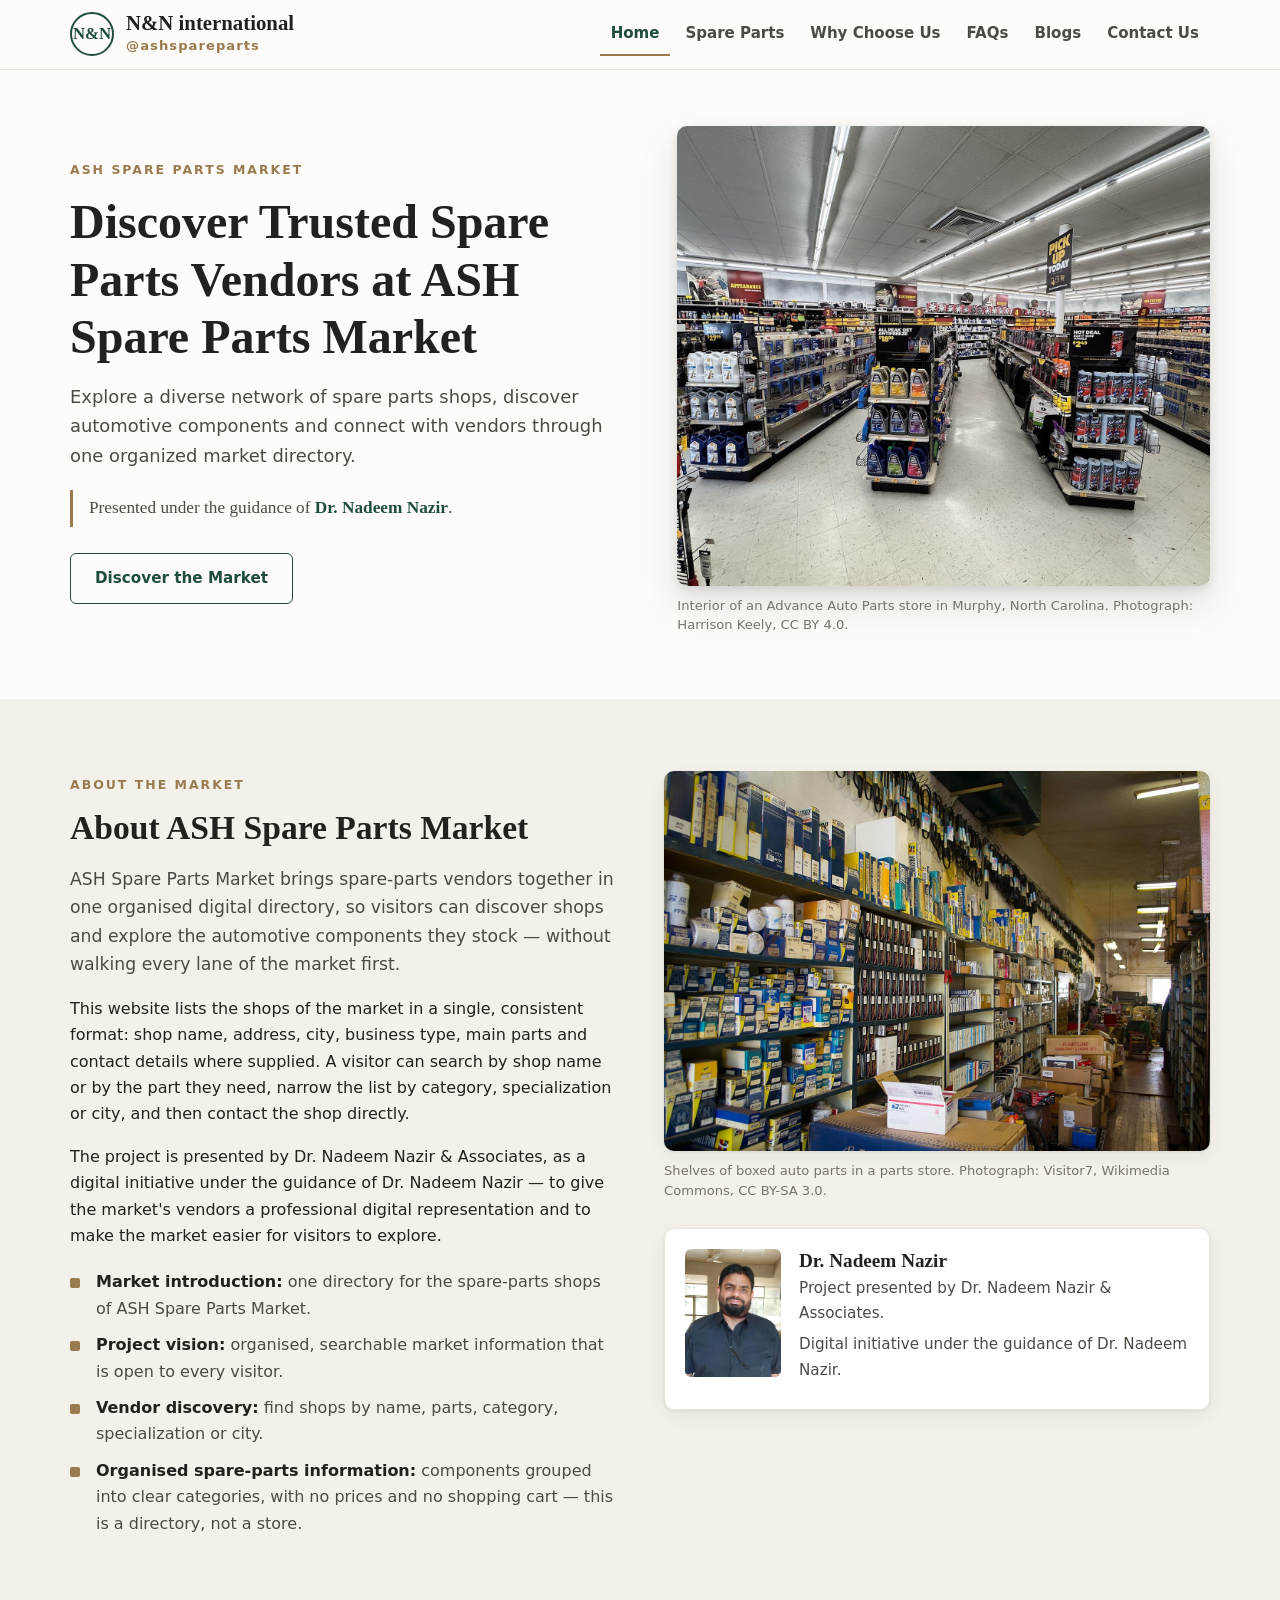
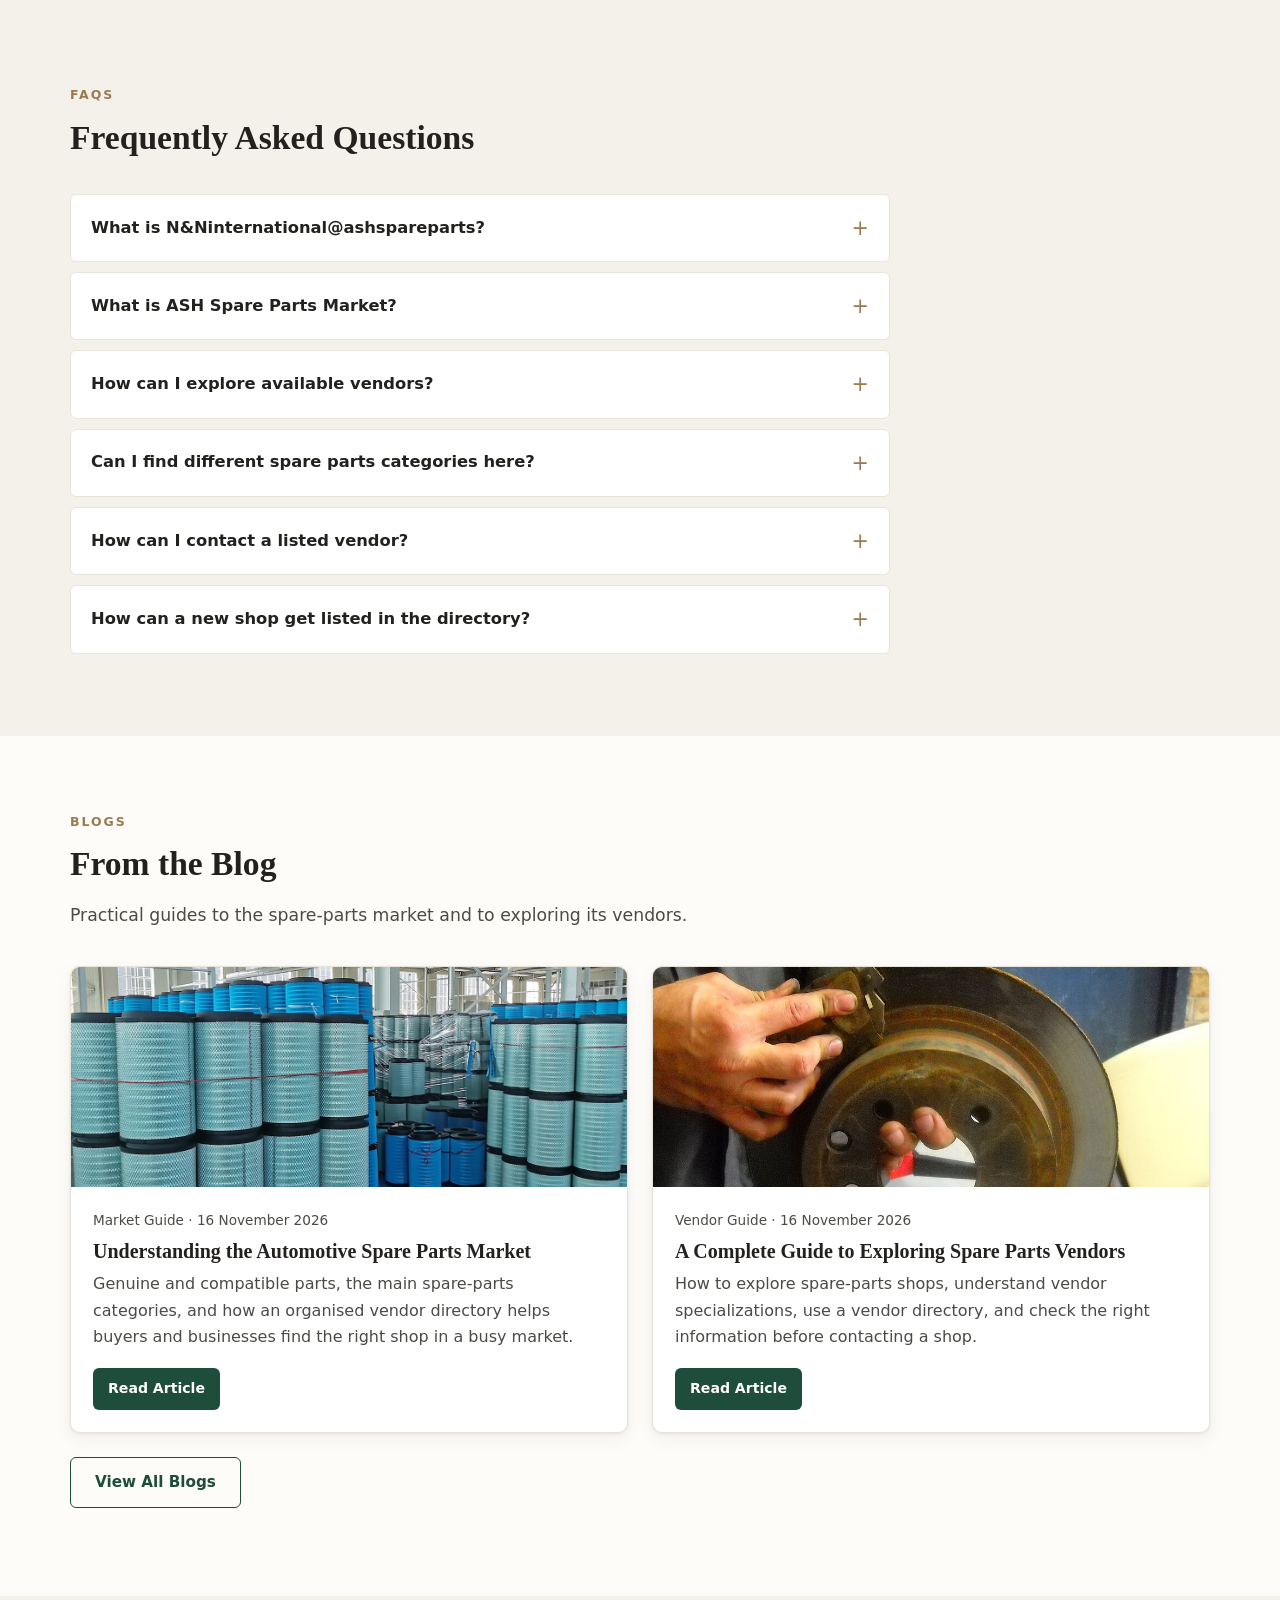
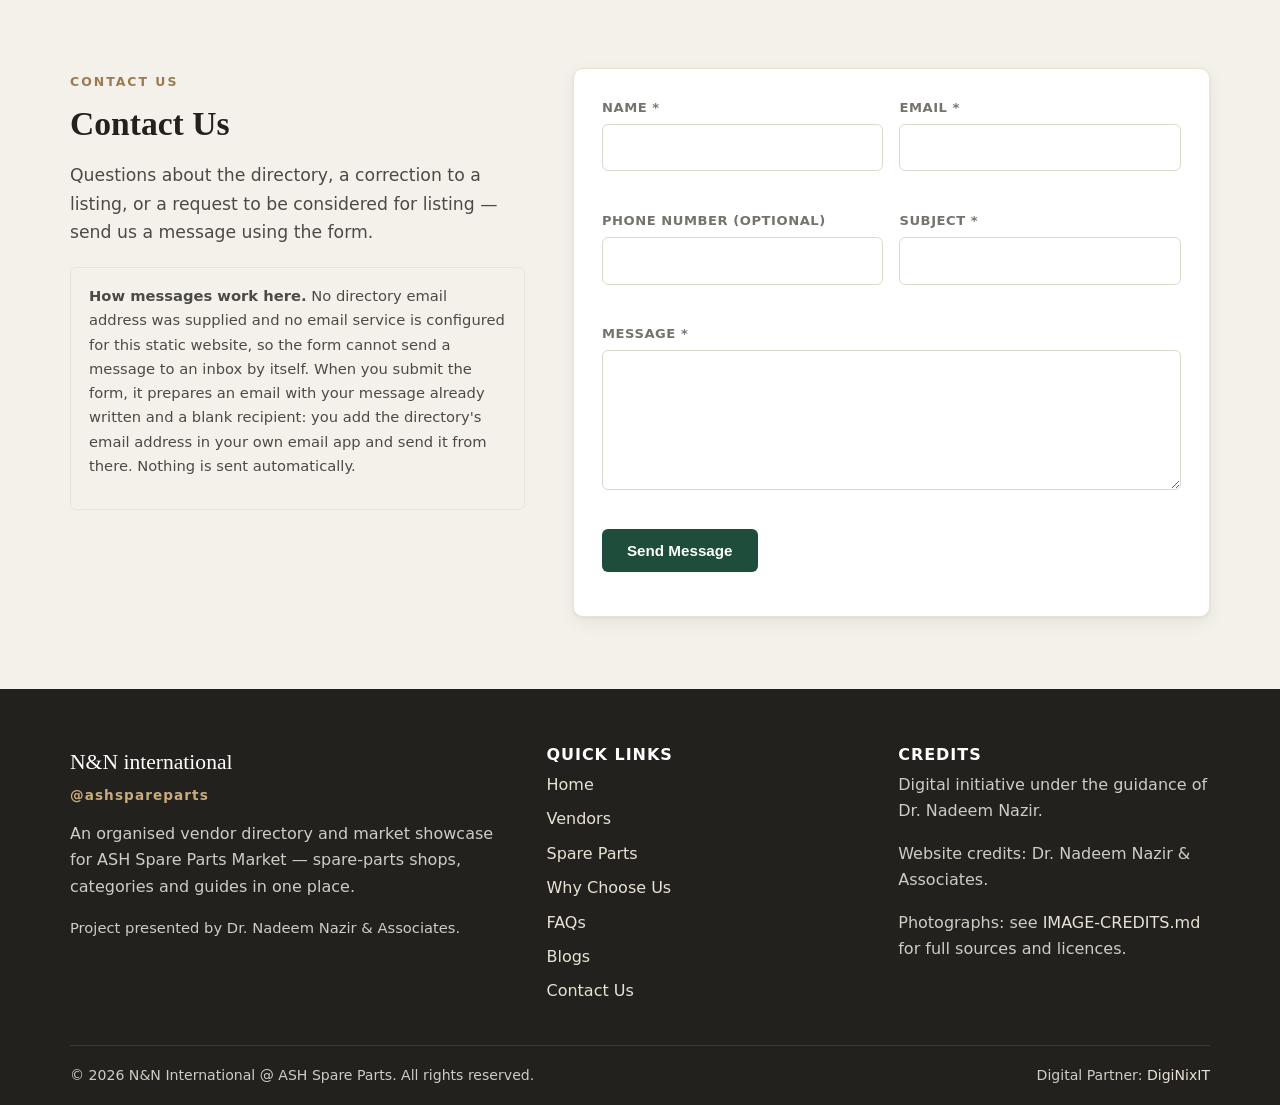
<file: index.html>
<!DOCTYPE html>
<html lang="en">
<head>
  <meta charset="UTF-8">
  <meta name="viewport" content="width=device-width, initial-scale=1.0">
  <title>N&amp;N International @ ASH Spare Parts — Spare Parts Vendor Directory</title>
  <meta name="description" content="N&N International @ ASH Spare Parts: an organised directory of spare-parts vendors at ASH Spare Parts Market. Search 525 shops by name, category, specialization and city, and find contact details.">
  <meta property="og:title" content="N&N International @ ASH Spare Parts — Spare Parts Vendor Directory">
  <meta property="og:description" content="Discover trusted spare-parts vendors at ASH Spare Parts Market. Search shops, explore spare-parts categories and connect with vendors through one organised directory.">
  <meta property="og:type" content="website">
  <meta property="og:image" content="assets/images/hero/hero-spare-parts-shop.jpg">
  <link rel="icon" href="data:image/svg+xml,%3Csvg xmlns='http://www.w3.org/2000/svg' viewBox='0 0 64 64'%3E%3Crect width='64' height='64' rx='10' fill='%231e4d3b'/%3E%3Ctext x='32' y='40' font-family='Georgia,serif' font-size='24' font-weight='bold' fill='%23ffffff' text-anchor='middle'%3EN%26N%3C/text%3E%3C/svg%3E">
  <link rel="stylesheet" href="assets/css/style.css">
  <link rel="stylesheet" href="assets/css/responsive.css">
</head>
<body>
  <a class="skip-link" href="#main">Skip to main content</a>

  <header class="site-header">
    <div class="container header-inner">
      <a class="brand" href="index.html" aria-label="N&N International @ ASH Spare Parts — home">
        <span class="brand-mark" aria-hidden="true">N&amp;N</span>
        <span>
          <span class="brand-name">N&amp;N international</span>
          <span class="brand-sub">@ashspareparts</span>
        </span>
      </a>
      <button type="button" class="nav-toggle" id="nav-toggle" aria-expanded="false" aria-controls="main-nav">Menu</button>
      <nav class="main-nav" id="main-nav" aria-label="Main navigation">
        <ul>
          <li><a href="#home" class="active">Home</a></li>
          <!-- <li><a href="#vendors">Vendors</a></li> -->
          <li><a href="#catalog">Spare Parts</a></li>
          <li><a href="#why">Why Choose Us</a></li>
          <li><a href="#faq">FAQs</a></li>
          <li><a href="#blogs">Blogs</a></li>
          <li><a href="#contact">Contact Us</a></li>
        </ul>
      </nav>
      <!-- <a class="btn btn-primary header-cta" href="#vendors">Explore Vendors</a> -->
    </div>
  </header>

  <main id="main">
    <!-- Hero -->
    <section class="hero" id="home" aria-labelledby="hero-heading">
      <div class="container hero-grid">
        <div>
          <span class="eyebrow">ASH Spare Parts Market</span>
          <h1 id="hero-heading">Discover Trusted Spare Parts Vendors at ASH Spare Parts Market</h1>
          <p class="lead">Explore a diverse network of spare parts shops, discover automotive components and connect with vendors through one organized market directory.</p>
          <p class="hero-guidance">Presented under the guidance of <strong>Dr. Nadeem Nazir</strong>.</p>
          <div class="hero-actions">
            <!-- <a class="btn btn-primary" href="#vendors">Explore Vendors</a> -->
            <a class="btn btn-secondary" href="#about">Discover the Market</a>
          </div>
        </div>
        <figure class="hero-figure">
          <img src="assets/images/hero/hero-spare-parts-shop.jpg" alt="Interior of a spare-parts shop with shelves stocked with oil, filters and boxed spare parts" width="1600" height="1200">
          <figcaption>Interior of an Advance Auto Parts store in Murphy, North Carolina. Photograph: Harrison Keely, CC BY 4.0.</figcaption>
        </figure>
      </div>
    </section>

    <!-- About -->
    <section class="section section-warm" id="about" aria-labelledby="about-heading">
      <div class="container about-grid">
        <div>
          <span class="eyebrow">About the Market</span>
          <h2 id="about-heading">About ASH Spare Parts Market</h2>
          <p class="lead">ASH Spare Parts Market brings spare-parts vendors together in one organised digital directory, so visitors can discover shops and explore the automotive components they stock — without walking every lane of the market first.</p>
          <p>This website lists the shops of the market in a single, consistent format: shop name, address, city, business type, main parts and contact details where supplied. A visitor can search by shop name or by the part they need, narrow the list by category, specialization or city, and then contact the shop directly.</p>
          <p>The project is presented by Dr. Nadeem Nazir &amp; Associates, as a digital initiative under the guidance of Dr. Nadeem Nazir — to give the market's vendors a professional digital representation and to make the market easier for visitors to explore.</p>
          <ul class="about-points">
            <li><strong>Market introduction:</strong> one directory for the spare-parts shops of ASH Spare Parts Market.</li>
            <li><strong>Project vision:</strong> organised, searchable market information that is open to every visitor.</li>
            <li><strong>Vendor discovery:</strong> find shops by name, parts, category, specialization or city.</li>
            <li><strong>Organised spare-parts information:</strong> components grouped into clear categories, with no prices and no shopping cart — this is a directory, not a store.</li>
          </ul>
        </div>
        <div>
          <figure class="about-figure">
            <img src="assets/images/branding/shop-shelves.jpg" alt="Crowded shelves of boxed auto parts in a parts store" loading="lazy" width="1600" height="1066">
            <figcaption>Shelves of boxed auto parts in a parts store. Photograph: Visitor7, Wikimedia Commons, CC BY-SA 3.0.</figcaption>
          </figure>
          <div class="person-card">
            <img src="assets/images/branding/dr-nadeem-nazir.jpg" alt="Photograph of Dr. Nadeem Nazir" loading="lazy" width="476" height="644">
            <div>
              <h3>Dr. Nadeem Nazir</h3>
              <p>Project presented by Dr. Nadeem Nazir &amp; Associates.</p>
              <p>Digital initiative under the guidance of Dr. Nadeem Nazir.</p>
            </div>
          </div>
        </div>
      </div>
    </section>


    <!-- FAQ -->
    <section class="section section-warm" id="faq" aria-labelledby="faq-heading">
      <div class="container">
        <div class="section-head">
          <span class="eyebrow">FAQs</span>
          <h2 id="faq-heading">Frequently Asked Questions</h2>
        </div>
        <div class="faq-list">
          <div class="faq-item">
            <button type="button" class="faq-question" aria-expanded="false">What is N&amp;Ninternational@ashspareparts?<span class="faq-icon" aria-hidden="true">+</span></button>
            <div class="faq-answer"><div class="faq-answer-inner"><p>N&amp;N International @ ASH Spare Parts (N&amp;Ninternational@ashspareparts) is a vendor directory and market showcase website for ASH Spare Parts Market. It lists spare-parts shops and vendors in one organised directory, with a spare-parts catalog, articles and contact information. It is not an online shop: nothing is sold through this website.</p></div></div>
          </div>
          <div class="faq-item">
            <button type="button" class="faq-question" aria-expanded="false">What is ASH Spare Parts Market?<span class="faq-icon" aria-hidden="true">+</span></button>
            <div class="faq-answer"><div class="faq-answer-inner"><p>ASH Spare Parts Market is the spare-parts market whose vendors this directory brings together. The directory covers shops in Faisalabad, Lahore, Multan and Gujranwala, as supplied in the vendor data. No history, establishment date, official partnerships or achievements for the market are stated on this website, because none were supplied.</p></div></div>
          </div>
          <div class="faq-item">
            <button type="button" class="faq-question" aria-expanded="false">How can I explore available vendors?<span class="faq-icon" aria-hidden="true">+</span></button>
            <div class="faq-answer"><div class="faq-answer-inner"><p>Go to the Vendors section and use the search box to look for a shop by name or by the part you need. You can also filter by category, specialization or city, sort alphabetically, and open any card's “View Details” button to see the full information supplied for that shop.</p></div></div>
          </div>
          <div class="faq-item">
            <button type="button" class="faq-question" aria-expanded="false">Can I find different spare parts categories here?<span class="faq-icon" aria-hidden="true">+</span></button>
            <div class="faq-answer"><div class="faq-answer-inner"><p>Yes. The Spare Parts section lists ten categories — Engine Parts, Suspension Parts, Brake Components, Electrical Components, Filters, Clutch &amp; Transmission, Body Parts, Cooling System, Steering Components and Automotive Accessories. Choosing “Explore Category” on a category shows the vendors whose supplied parts match that category.</p></div></div>
          </div>
          <div class="faq-item">
            <button type="button" class="faq-question" aria-expanded="false">How can I contact a listed vendor?<span class="faq-icon" aria-hidden="true">+</span></button>
            <div class="faq-answer"><div class="faq-answer-inner"><p>Each vendor card shows the contact details supplied for that shop. Where a phone number is listed, tap it to call; where a WhatsApp number is listed, use the WhatsApp button. Some shops have no phone number supplied — in that case only the address and main parts are shown. Before travelling, it is worth calling ahead to confirm the part is in stock.</p></div></div>
          </div>
          <div class="faq-item">
            <button type="button" class="faq-question" aria-expanded="false">How can a new shop get listed in the directory?<span class="faq-icon" aria-hidden="true">+</span></button>
            <div class="faq-answer"><div class="faq-answer-inner"><p>No listing process, fee or approval step was supplied for this directory, so none is stated here. If you would like your shop to be considered for listing, please use the Contact Us section to get in touch and include your shop name, address, city, main parts and contact details.</p></div></div>
          </div>
        </div>
      </div>
    </section>

    <!-- Blog -->
    <section class="section" id="blogs" aria-labelledby="blogs-heading">
      <div class="container">
        <div class="section-head">
          <span class="eyebrow">Blogs</span>
          <h2 id="blogs-heading">From the Blog</h2>
          <p class="lead">Practical guides to the spare-parts market and to exploring its vendors.</p>
        </div>
        <div class="blog-grid" id="blog-grid-index"></div>
        <p style="margin-top:24px"><a class="btn btn-secondary" href="blog.html">View All Blogs</a></p>
      </div>
    </section>

    <!-- Contact -->
    <section class="section section-warm" id="contact" aria-labelledby="contact-heading">
      <div class="container contact-grid">
        <div>
          <span class="eyebrow">Contact Us</span>
          <h2 id="contact-heading">Contact Us</h2>
          <p class="lead">Questions about the directory, a correction to a listing, or a request to be considered for listing — send us a message using the form.</p>
          <div class="contact-note">
            <p><strong>How messages work here.</strong> No directory email address was supplied and no email service is configured for this static website, so the form cannot send a message to an inbox by itself. When you submit the form, it prepares an email with your message already written and a blank recipient: you add the directory's email address in your own email app and send it from there. Nothing is sent automatically.</p>
          </div>
        </div>
        <form class="contact-form" id="contact-form" novalidate>
          <div class="form-grid">
            <div class="field">
              <label for="contact-name">Name *</label>
              <input type="text" id="contact-name" name="name" required autocomplete="name">
              <span class="error-text" id="contact-name-error" role="alert"></span>
            </div>
            <div class="field">
              <label for="contact-email">Email *</label>
              <input type="email" id="contact-email" name="email" required autocomplete="email">
              <span class="error-text" id="contact-email-error" role="alert"></span>
            </div>
            <div class="field">
              <label for="contact-phone">Phone number (optional)</label>
              <input type="tel" id="contact-phone" name="phone" autocomplete="tel">
              <span class="error-text" id="contact-phone-error" role="alert"></span>
            </div>
            <div class="field">
              <label for="contact-subject">Subject *</label>
              <input type="text" id="contact-subject" name="subject" required>
              <span class="error-text" id="contact-subject-error" role="alert"></span>
            </div>
            <div class="field field-full">
              <label for="contact-message">Message *</label>
              <textarea id="contact-message" name="message" required></textarea>
              <span class="error-text" id="contact-message-error" role="alert"></span>
            </div>
          </div>
          <p style="margin-top:16px"><button type="submit" class="btn btn-primary">Send Message</button></p>
          <p class="form-status" id="contact-status" role="status"></p>
          <div class="mailto-box" id="mailto-box">
            <p><strong>Your message is ready to send.</strong> Click the link below to open it in your email app — then add the directory's email address as the recipient and send it.</p>
            <p><a id="mailto-link" href="#">Open in Email App</a></p>
            <p><button type="button" class="btn btn-ghost btn-small" id="copy-message-btn">Copy message</button></p>
          </div>
        </form>
      </div>
    </section>
  </main>

  <!-- Vendor detail modal -->
  <div class="modal-overlay" id="vendor-modal" role="dialog" aria-modal="true" aria-label="Vendor details">
    <div class="modal">
      <button type="button" class="modal-close" aria-label="Close vendor details">×</button>
      <div id="vendor-modal-body"></div>
    </div>
  </div>

  <footer class="site-footer">
    <div class="container">
      <div class="footer-grid">
        <div>
          <p class="footer-brand-name">N&amp;N international</p>
          <p class="footer-brand-sub">@ashspareparts</p>
          <p style="margin-top:14px">An organised vendor directory and market showcase for ASH Spare Parts Market — spare-parts shops, categories and guides in one place.</p>
          <p class="footer-credit">Project presented by Dr. Nadeem Nazir &amp; Associates.</p>
        </div>
        <div>
          <h3>Quick Links</h3>
          <ul class="footer-links">
            <li><a href="#home">Home</a></li>
            <li><a href="#vendors">Vendors</a></li>
            <li><a href="#catalog">Spare Parts</a></li>
            <li><a href="#why">Why Choose Us</a></li>
            <li><a href="#faq">FAQs</a></li>
            <li><a href="blog.html">Blogs</a></li>
            <li><a href="#contact">Contact Us</a></li>
          </ul>
        </div>
        <div>
          <h3>Credits</h3>
          <p>Digital initiative under the guidance of Dr. Nadeem Nazir.</p>
          <p>Website credits: Dr. Nadeem Nazir &amp; Associates.</p>
          <p>Photographs: see <a href="IMAGE-CREDITS.md">IMAGE-CREDITS.md</a> for full sources and licences.</p>
        </div>
      </div>
      <div class="footer-bottom">
        <span>© <span id="year">2026</span> N&amp;N International @ ASH Spare Parts. All rights reserved.</span>
        <span>Digital Partner: <a href="https://diginixit.com" target="_blank" rel="noopener">DigiNixIT</a></span>
      </div>
    </div>
  </footer>

  <script src="assets/js/vendors.js"></script>
  <script src="assets/js/catalog.js"></script>
  <script src="assets/js/blogs.js"></script>
  <script src="assets/js/main.js"></script>
  <script src="assets/js/contact.js"></script>
  <script>
    /* Empty-state "Clear all filters" reuses the toolbar button. */
    document.getElementById("empty-clear-filters").addEventListener("click", function () {
      document.getElementById("clear-filters").click();
    });
  </script>
</body>
</html>
</file>
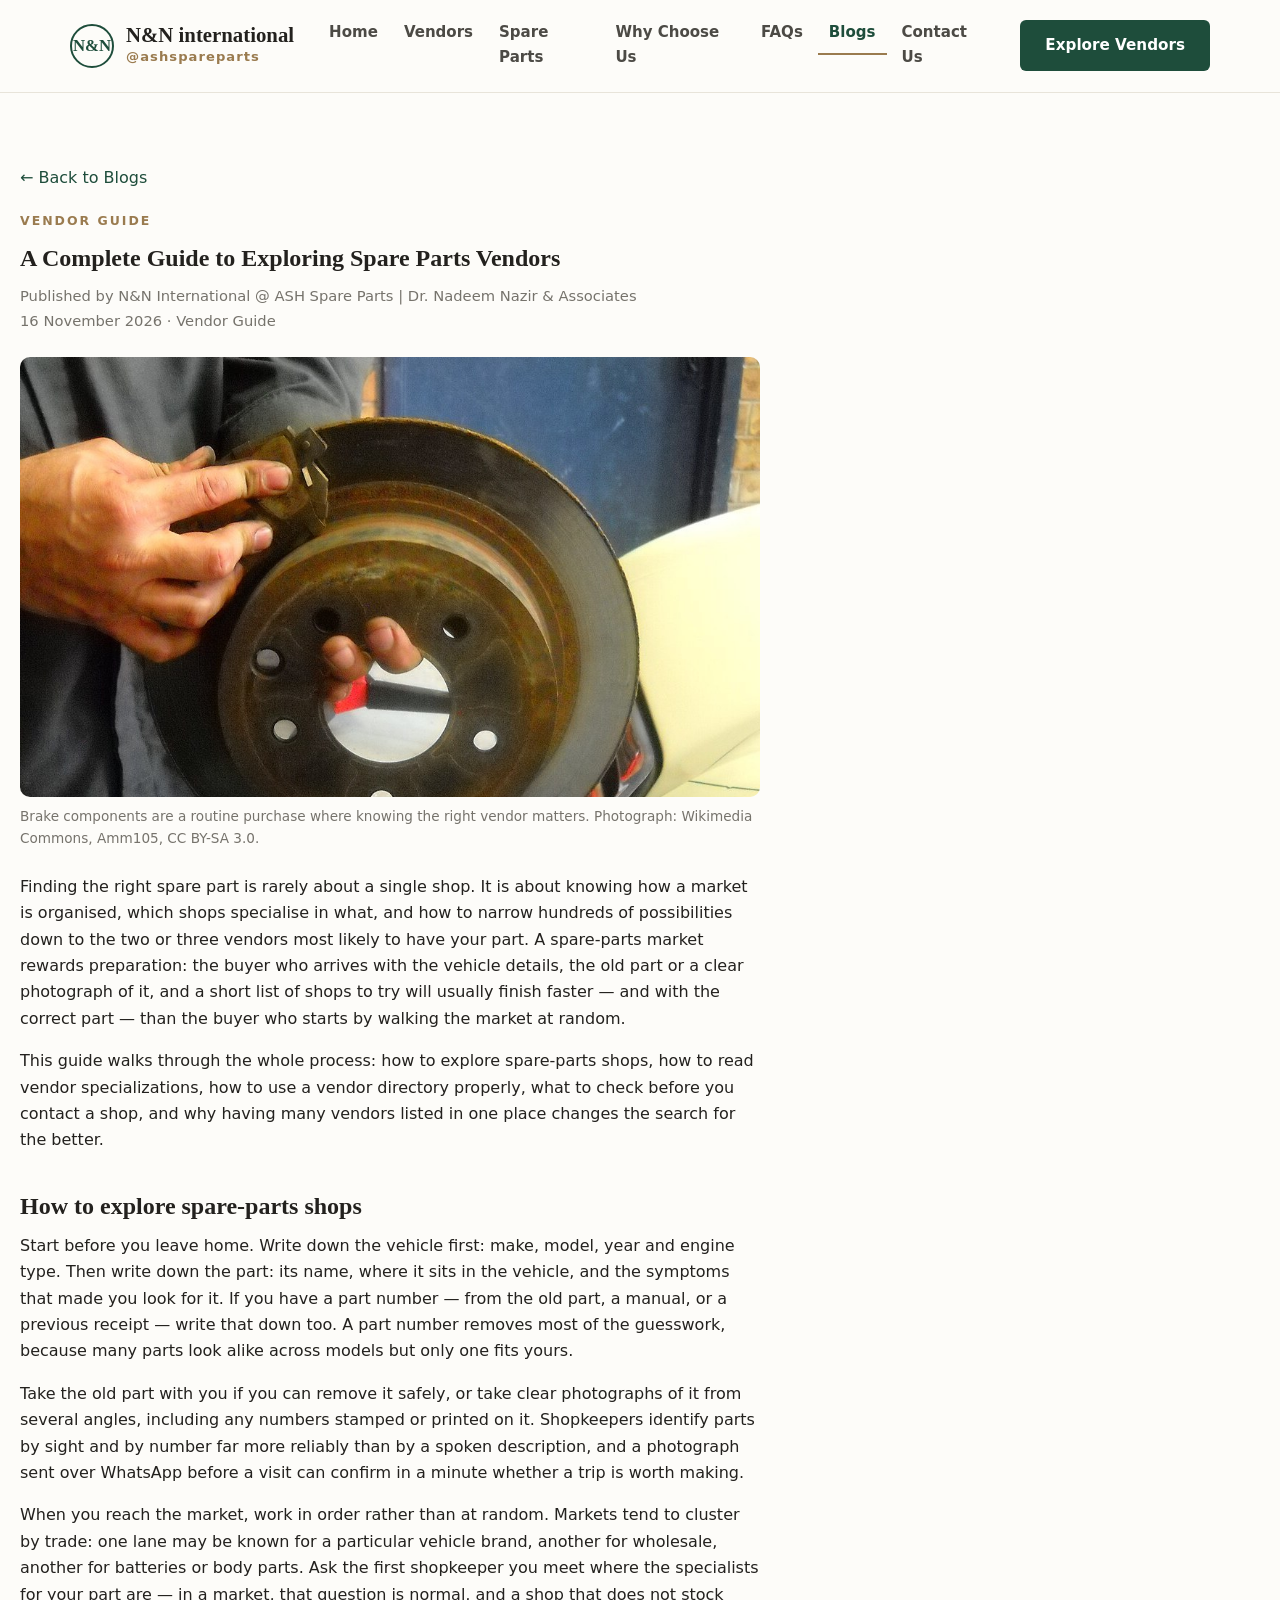
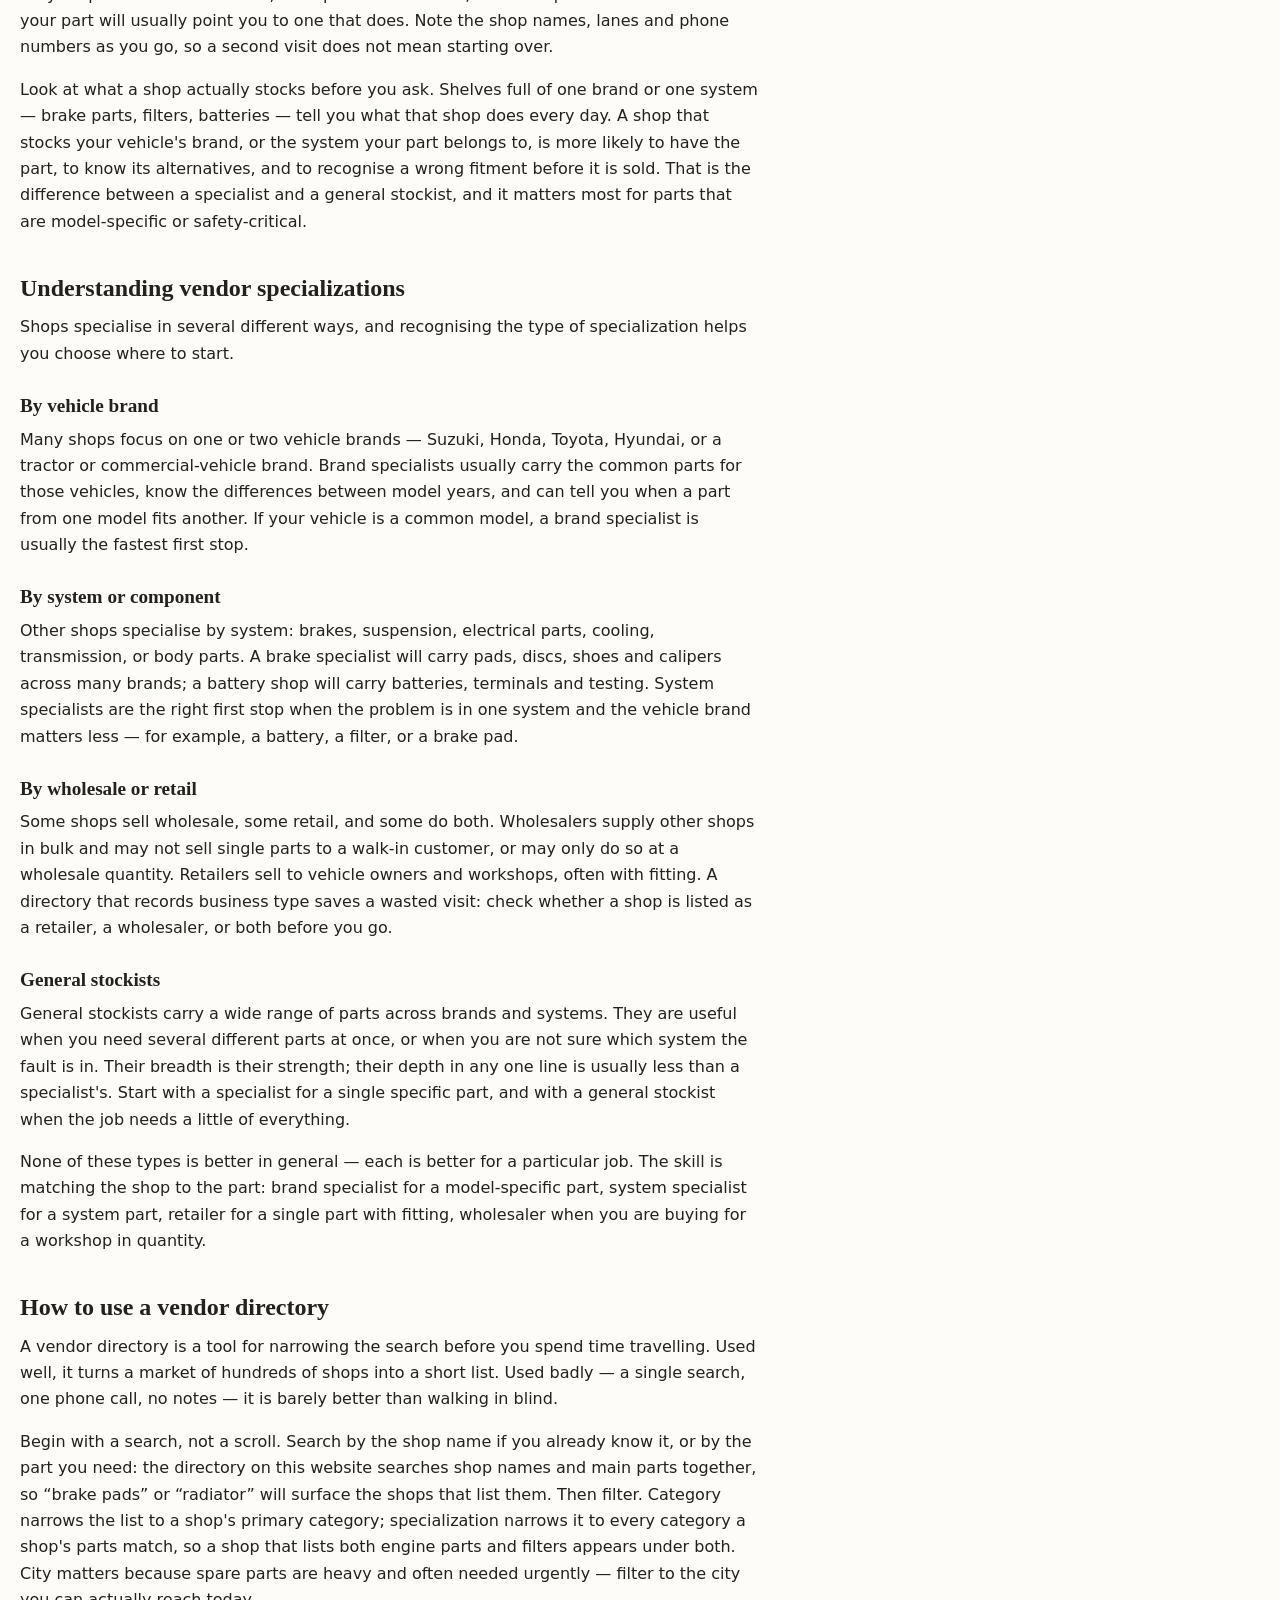
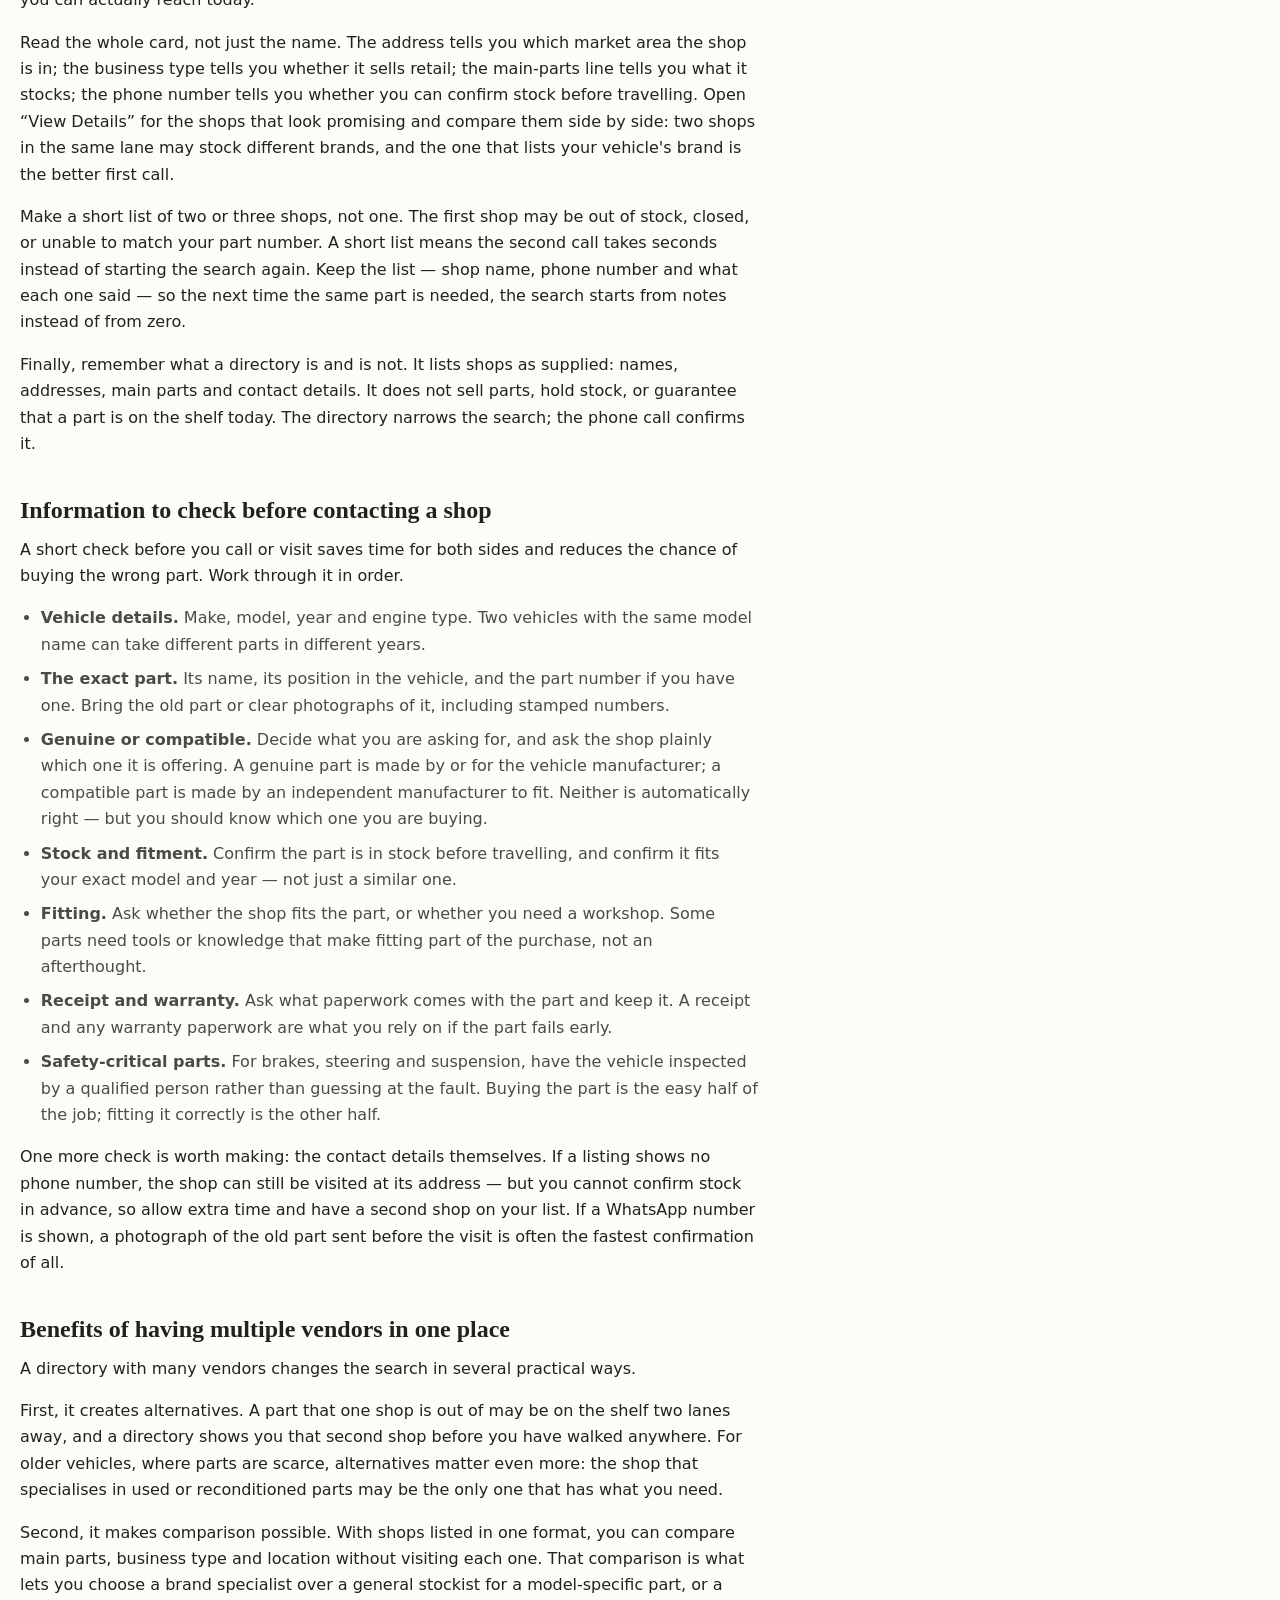
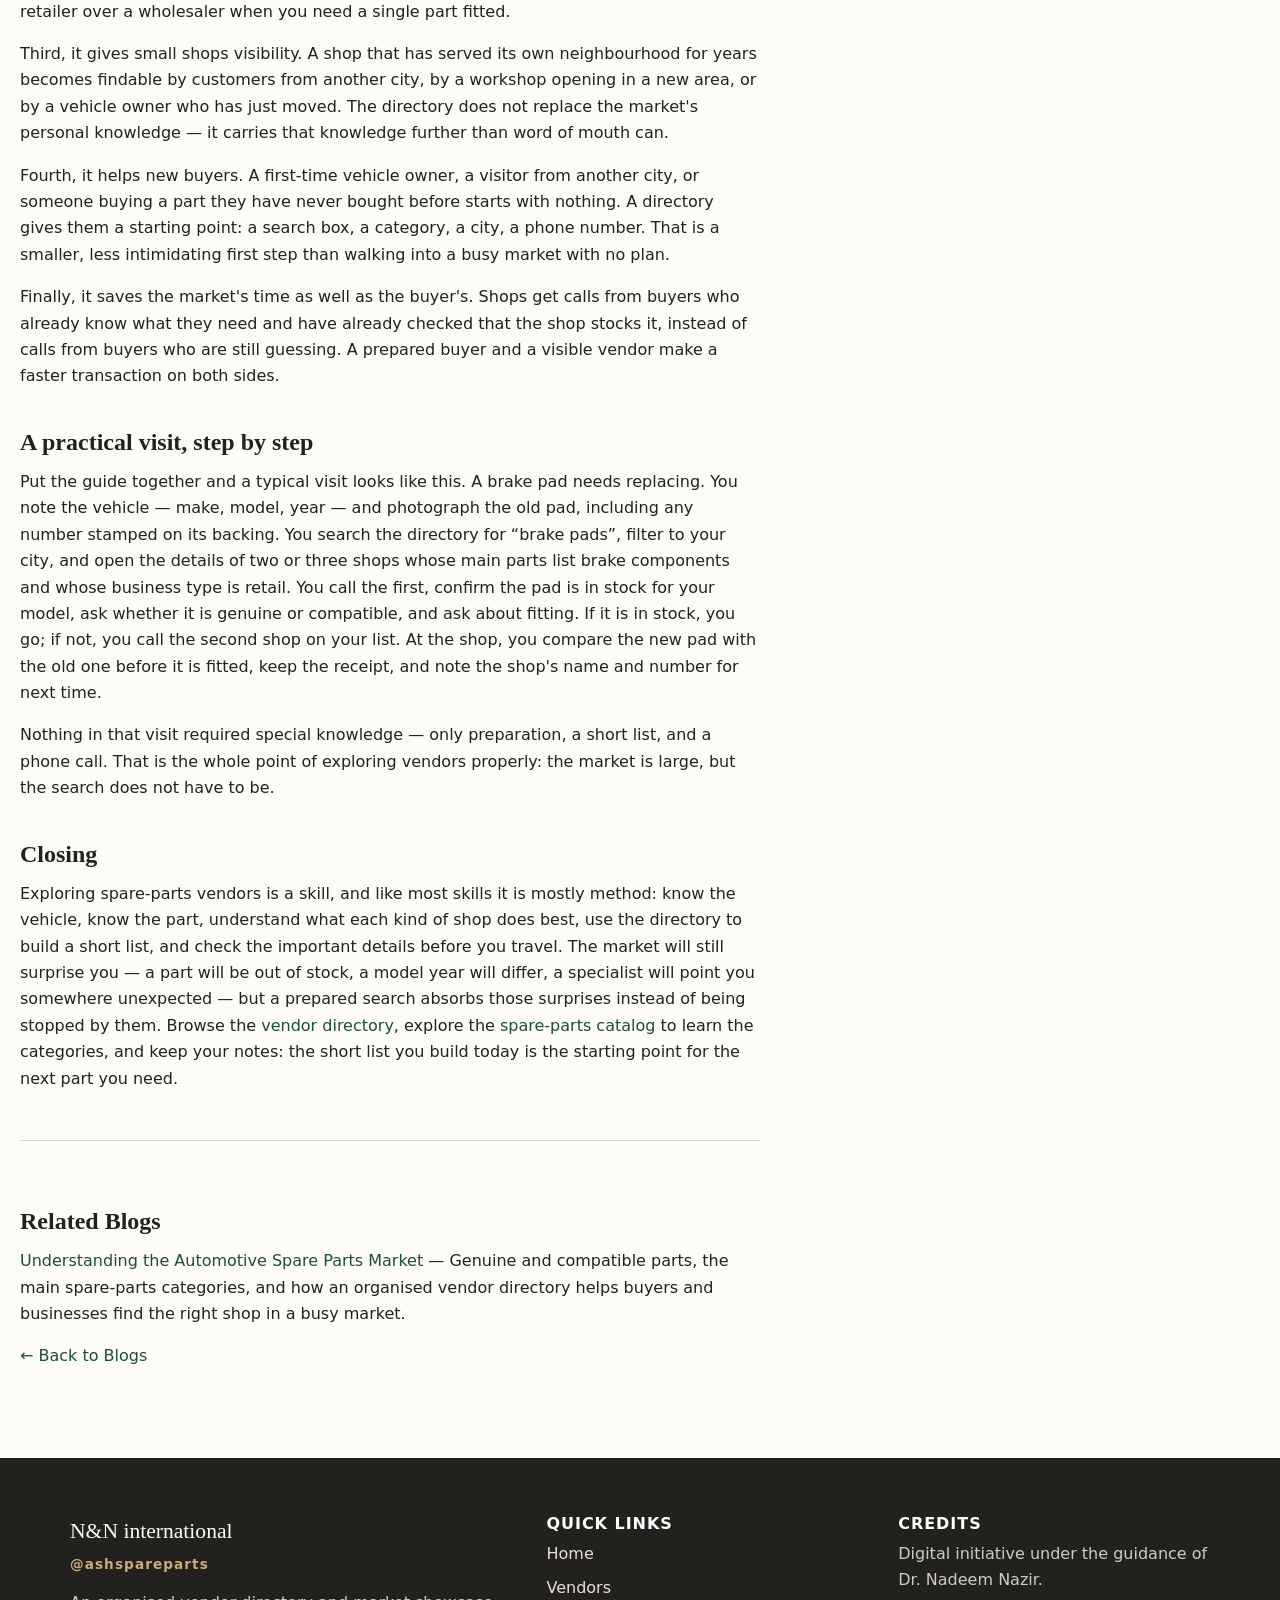
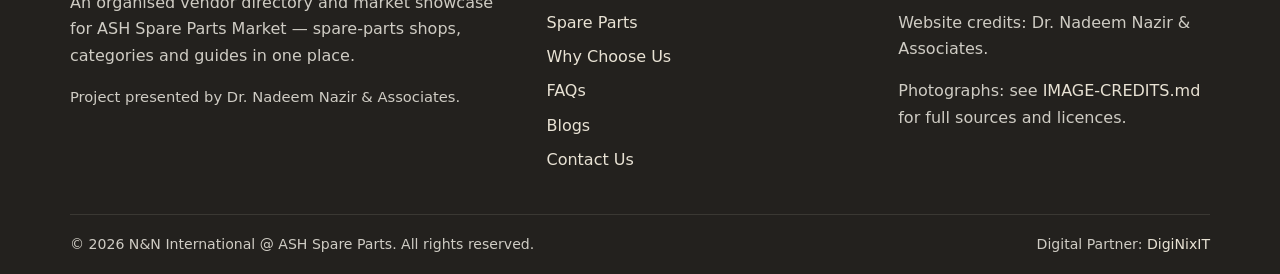
<file: blog-complete-guide-exploring-spare-parts-vendors.html>
<!DOCTYPE html>
<html lang="en">
<head>
  <meta charset="UTF-8">
  <meta name="viewport" content="width=device-width, initial-scale=1.0">
  <title>A Complete Guide to Exploring Spare Parts Vendors — N&amp;N International @ ASH Spare Parts</title>
  <meta name="description" content="How to explore spare-parts shops, understand vendor specializations, use a vendor directory, and check the right information before contacting a shop — with the benefits of having many vendors listed in one place.">
  <meta property="og:title" content="A Complete Guide to Exploring Spare Parts Vendors">
  <meta property="og:description" content="How to explore spare-parts shops, understand vendor specializations, use a vendor directory, and check the right information before contacting a shop.">
  <meta property="og:type" content="article">
  <meta property="og:image" content="assets/images/blogs/blog-exploring-vendors.jpg">
  <meta property="article:published_time" content="2026-11-16">
  <link rel="icon" href="data:image/svg+xml,%3Csvg xmlns='http://www.w3.org/2000/svg' viewBox='0 0 64 64'%3E%3Crect width='64' height='64' rx='10' fill='%231e4d3b'/%3E%3Ctext x='32' y='40' font-family='Georgia,serif' font-size='24' font-weight='bold' fill='%23ffffff' text-anchor='middle'%3EN%26N%3C/text%3E%3C/svg%3E">
  <link rel="stylesheet" href="assets/css/style.css">
  <link rel="stylesheet" href="assets/css/responsive.css">
</head>
<body>
  <a class="skip-link" href="#main">Skip to main content</a>

  <header class="site-header">
    <div class="container header-inner">
      <a class="brand" href="index.html" aria-label="N&N International @ ASH Spare Parts — home">
        <span class="brand-mark" aria-hidden="true">N&amp;N</span>
        <span>
          <span class="brand-name">N&amp;N international</span>
          <span class="brand-sub">@ashspareparts</span>
        </span>
      </a>
      <button type="button" class="nav-toggle" id="nav-toggle" aria-expanded="false" aria-controls="main-nav">Menu</button>
      <nav class="main-nav" id="main-nav" aria-label="Main navigation">
        <ul>
          <li><a href="index.html">Home</a></li>
          <li><a href="index.html#vendors">Vendors</a></li>
          <li><a href="index.html#catalog">Spare Parts</a></li>
          <li><a href="index.html#why">Why Choose Us</a></li>
          <li><a href="index.html#faq">FAQs</a></li>
          <li><a href="blog.html" class="active" aria-current="page">Blogs</a></li>
          <li><a href="index.html#contact">Contact Us</a></li>
        </ul>
      </nav>
      <a class="btn btn-primary header-cta" href="index.html#vendors">Explore Vendors</a>
    </div>
  </header>

  <main id="main">
    <article class="section article" aria-labelledby="article-heading">
      <div class="container">
        <p><a href="blog.html">&larr; Back to Blogs</a></p>
        <header>
          <span class="eyebrow">Vendor Guide</span>
          <h1 id="article-heading">A Complete Guide to Exploring Spare Parts Vendors</h1>
          <p class="byline">Published by N&amp;N International @ ASH Spare Parts | Dr. Nadeem Nazir &amp; Associates<br>
          <time datetime="2026-11-16">16 November 2026</time> · Vendor Guide</p>
        </header>
        <figure>
          <img src="assets/images/blogs/blog-exploring-vendors.jpg" alt="An automotive front disc brake pad held against a brake rotor" width="1020" height="765">
          <figcaption>Brake components are a routine purchase where knowing the right vendor matters. Photograph: Wikimedia Commons, Amm105, CC BY-SA 3.0.</figcaption>
        </figure>

        <p>Finding the right spare part is rarely about a single shop. It is about knowing how a market is organised, which shops specialise in what, and how to narrow hundreds of possibilities down to the two or three vendors most likely to have your part. A spare-parts market rewards preparation: the buyer who arrives with the vehicle details, the old part or a clear photograph of it, and a short list of shops to try will usually finish faster — and with the correct part — than the buyer who starts by walking the market at random.</p>
        <p>This guide walks through the whole process: how to explore spare-parts shops, how to read vendor specializations, how to use a vendor directory properly, what to check before you contact a shop, and why having many vendors listed in one place changes the search for the better.</p>

        <h2>How to explore spare-parts shops</h2>
        <p>Start before you leave home. Write down the vehicle first: make, model, year and engine type. Then write down the part: its name, where it sits in the vehicle, and the symptoms that made you look for it. If you have a part number — from the old part, a manual, or a previous receipt — write that down too. A part number removes most of the guesswork, because many parts look alike across models but only one fits yours.</p>
        <p>Take the old part with you if you can remove it safely, or take clear photographs of it from several angles, including any numbers stamped or printed on it. Shopkeepers identify parts by sight and by number far more reliably than by a spoken description, and a photograph sent over WhatsApp before a visit can confirm in a minute whether a trip is worth making.</p>
        <p>When you reach the market, work in order rather than at random. Markets tend to cluster by trade: one lane may be known for a particular vehicle brand, another for wholesale, another for batteries or body parts. Ask the first shopkeeper you meet where the specialists for your part are — in a market, that question is normal, and a shop that does not stock your part will usually point you to one that does. Note the shop names, lanes and phone numbers as you go, so a second visit does not mean starting over.</p>
        <p>Look at what a shop actually stocks before you ask. Shelves full of one brand or one system — brake parts, filters, batteries — tell you what that shop does every day. A shop that stocks your vehicle's brand, or the system your part belongs to, is more likely to have the part, to know its alternatives, and to recognise a wrong fitment before it is sold. That is the difference between a specialist and a general stockist, and it matters most for parts that are model-specific or safety-critical.</p>

        <h2>Understanding vendor specializations</h2>
        <p>Shops specialise in several different ways, and recognising the type of specialization helps you choose where to start.</p>
        <h3>By vehicle brand</h3>
        <p>Many shops focus on one or two vehicle brands — Suzuki, Honda, Toyota, Hyundai, or a tractor or commercial-vehicle brand. Brand specialists usually carry the common parts for those vehicles, know the differences between model years, and can tell you when a part from one model fits another. If your vehicle is a common model, a brand specialist is usually the fastest first stop.</p>
        <h3>By system or component</h3>
        <p>Other shops specialise by system: brakes, suspension, electrical parts, cooling, transmission, or body parts. A brake specialist will carry pads, discs, shoes and calipers across many brands; a battery shop will carry batteries, terminals and testing. System specialists are the right first stop when the problem is in one system and the vehicle brand matters less — for example, a battery, a filter, or a brake pad.</p>
        <h3>By wholesale or retail</h3>
        <p>Some shops sell wholesale, some retail, and some do both. Wholesalers supply other shops in bulk and may not sell single parts to a walk-in customer, or may only do so at a wholesale quantity. Retailers sell to vehicle owners and workshops, often with fitting. A directory that records business type saves a wasted visit: check whether a shop is listed as a retailer, a wholesaler, or both before you go.</p>
        <h3>General stockists</h3>
        <p>General stockists carry a wide range of parts across brands and systems. They are useful when you need several different parts at once, or when you are not sure which system the fault is in. Their breadth is their strength; their depth in any one line is usually less than a specialist's. Start with a specialist for a single specific part, and with a general stockist when the job needs a little of everything.</p>
        <p>None of these types is better in general — each is better for a particular job. The skill is matching the shop to the part: brand specialist for a model-specific part, system specialist for a system part, retailer for a single part with fitting, wholesaler when you are buying for a workshop in quantity.</p>

        <h2>How to use a vendor directory</h2>
        <p>A vendor directory is a tool for narrowing the search before you spend time travelling. Used well, it turns a market of hundreds of shops into a short list. Used badly — a single search, one phone call, no notes — it is barely better than walking in blind.</p>
        <p>Begin with a search, not a scroll. Search by the shop name if you already know it, or by the part you need: the directory on this website searches shop names and main parts together, so “brake pads” or “radiator” will surface the shops that list them. Then filter. Category narrows the list to a shop's primary category; specialization narrows it to every category a shop's parts match, so a shop that lists both engine parts and filters appears under both. City matters because spare parts are heavy and often needed urgently — filter to the city you can actually reach today.</p>
        <p>Read the whole card, not just the name. The address tells you which market area the shop is in; the business type tells you whether it sells retail; the main-parts line tells you what it stocks; the phone number tells you whether you can confirm stock before travelling. Open “View Details” for the shops that look promising and compare them side by side: two shops in the same lane may stock different brands, and the one that lists your vehicle's brand is the better first call.</p>
        <p>Make a short list of two or three shops, not one. The first shop may be out of stock, closed, or unable to match your part number. A short list means the second call takes seconds instead of starting the search again. Keep the list — shop name, phone number and what each one said — so the next time the same part is needed, the search starts from notes instead of from zero.</p>
        <p>Finally, remember what a directory is and is not. It lists shops as supplied: names, addresses, main parts and contact details. It does not sell parts, hold stock, or guarantee that a part is on the shelf today. The directory narrows the search; the phone call confirms it.</p>

        <h2>Information to check before contacting a shop</h2>
        <p>A short check before you call or visit saves time for both sides and reduces the chance of buying the wrong part. Work through it in order.</p>
        <ul>
          <li><strong>Vehicle details.</strong> Make, model, year and engine type. Two vehicles with the same model name can take different parts in different years.</li>
          <li><strong>The exact part.</strong> Its name, its position in the vehicle, and the part number if you have one. Bring the old part or clear photographs of it, including stamped numbers.</li>
          <li><strong>Genuine or compatible.</strong> Decide what you are asking for, and ask the shop plainly which one it is offering. A genuine part is made by or for the vehicle manufacturer; a compatible part is made by an independent manufacturer to fit. Neither is automatically right — but you should know which one you are buying.</li>
          <li><strong>Stock and fitment.</strong> Confirm the part is in stock before travelling, and confirm it fits your exact model and year — not just a similar one.</li>
          <li><strong>Fitting.</strong> Ask whether the shop fits the part, or whether you need a workshop. Some parts need tools or knowledge that make fitting part of the purchase, not an afterthought.</li>
          <li><strong>Receipt and warranty.</strong> Ask what paperwork comes with the part and keep it. A receipt and any warranty paperwork are what you rely on if the part fails early.</li>
          <li><strong>Safety-critical parts.</strong> For brakes, steering and suspension, have the vehicle inspected by a qualified person rather than guessing at the fault. Buying the part is the easy half of the job; fitting it correctly is the other half.</li>
        </ul>
        <p>One more check is worth making: the contact details themselves. If a listing shows no phone number, the shop can still be visited at its address — but you cannot confirm stock in advance, so allow extra time and have a second shop on your list. If a WhatsApp number is shown, a photograph of the old part sent before the visit is often the fastest confirmation of all.</p>

        <h2>Benefits of having multiple vendors in one place</h2>
        <p>A directory with many vendors changes the search in several practical ways.</p>
        <p>First, it creates alternatives. A part that one shop is out of may be on the shelf two lanes away, and a directory shows you that second shop before you have walked anywhere. For older vehicles, where parts are scarce, alternatives matter even more: the shop that specialises in used or reconditioned parts may be the only one that has what you need.</p>
        <p>Second, it makes comparison possible. With shops listed in one format, you can compare main parts, business type and location without visiting each one. That comparison is what lets you choose a brand specialist over a general stockist for a model-specific part, or a retailer over a wholesaler when you need a single part fitted.</p>
        <p>Third, it gives small shops visibility. A shop that has served its own neighbourhood for years becomes findable by customers from another city, by a workshop opening in a new area, or by a vehicle owner who has just moved. The directory does not replace the market's personal knowledge — it carries that knowledge further than word of mouth can.</p>
        <p>Fourth, it helps new buyers. A first-time vehicle owner, a visitor from another city, or someone buying a part they have never bought before starts with nothing. A directory gives them a starting point: a search box, a category, a city, a phone number. That is a smaller, less intimidating first step than walking into a busy market with no plan.</p>
        <p>Finally, it saves the market's time as well as the buyer's. Shops get calls from buyers who already know what they need and have already checked that the shop stocks it, instead of calls from buyers who are still guessing. A prepared buyer and a visible vendor make a faster transaction on both sides.</p>

        <h2>A practical visit, step by step</h2>
        <p>Put the guide together and a typical visit looks like this. A brake pad needs replacing. You note the vehicle — make, model, year — and photograph the old pad, including any number stamped on its backing. You search the directory for “brake pads”, filter to your city, and open the details of two or three shops whose main parts list brake components and whose business type is retail. You call the first, confirm the pad is in stock for your model, ask whether it is genuine or compatible, and ask about fitting. If it is in stock, you go; if not, you call the second shop on your list. At the shop, you compare the new pad with the old one before it is fitted, keep the receipt, and note the shop's name and number for next time.</p>
        <p>Nothing in that visit required special knowledge — only preparation, a short list, and a phone call. That is the whole point of exploring vendors properly: the market is large, but the search does not have to be.</p>

        <h2>Closing</h2>
        <p>Exploring spare-parts vendors is a skill, and like most skills it is mostly method: know the vehicle, know the part, understand what each kind of shop does best, use the directory to build a short list, and check the important details before you travel. The market will still surprise you — a part will be out of stock, a model year will differ, a specialist will point you somewhere unexpected — but a prepared search absorbs those surprises instead of being stopped by them. Browse the <a href="index.html#vendors">vendor directory</a>, explore the <a href="index.html#catalog">spare-parts catalog</a> to learn the categories, and keep your notes: the short list you build today is the starting point for the next part you need.</p>

        <div class="related">
          <h2>Related Blogs</h2>
          <p><a href="blog-understanding-automotive-spare-parts-market.html">Understanding the Automotive Spare Parts Market</a> — Genuine and compatible parts, the main spare-parts categories, and how an organised vendor directory helps buyers and businesses find the right shop in a busy market.</p>
          <p><a href="blog.html">&larr; Back to Blogs</a></p>
        </div>
      </div>
    </article>
  </main>

  <footer class="site-footer">
    <div class="container">
      <div class="footer-grid">
        <div>
          <p class="footer-brand-name">N&amp;N international</p>
          <p class="footer-brand-sub">@ashspareparts</p>
          <p style="margin-top:14px">An organised vendor directory and market showcase for ASH Spare Parts Market — spare-parts shops, categories and guides in one place.</p>
          <p class="footer-credit">Project presented by Dr. Nadeem Nazir &amp; Associates.</p>
        </div>
        <div>
          <h3>Quick Links</h3>
          <ul class="footer-links">
            <li><a href="index.html">Home</a></li>
            <li><a href="index.html#vendors">Vendors</a></li>
            <li><a href="index.html#catalog">Spare Parts</a></li>
            <li><a href="index.html#why">Why Choose Us</a></li>
            <li><a href="index.html#faq">FAQs</a></li>
            <li><a href="blog.html">Blogs</a></li>
            <li><a href="index.html#contact">Contact Us</a></li>
          </ul>
        </div>
        <div>
          <h3>Credits</h3>
          <p>Digital initiative under the guidance of Dr. Nadeem Nazir.</p>
          <p>Website credits: Dr. Nadeem Nazir &amp; Associates.</p>
          <p>Photographs: see <a href="IMAGE-CREDITS.md">IMAGE-CREDITS.md</a> for full sources and licences.</p>
        </div>
      </div>
      <div class="footer-bottom">
        <span>© <span id="year">2026</span> N&amp;N International @ ASH Spare Parts. All rights reserved.</span>
        <span>Digital Partner: <a href="https://diginixit.com" target="_blank" rel="noopener">DigiNixIT</a></span>
      </div>
    </div>
  </footer>

  <script src="assets/js/main.js"></script>
</body>
</html>
</file>
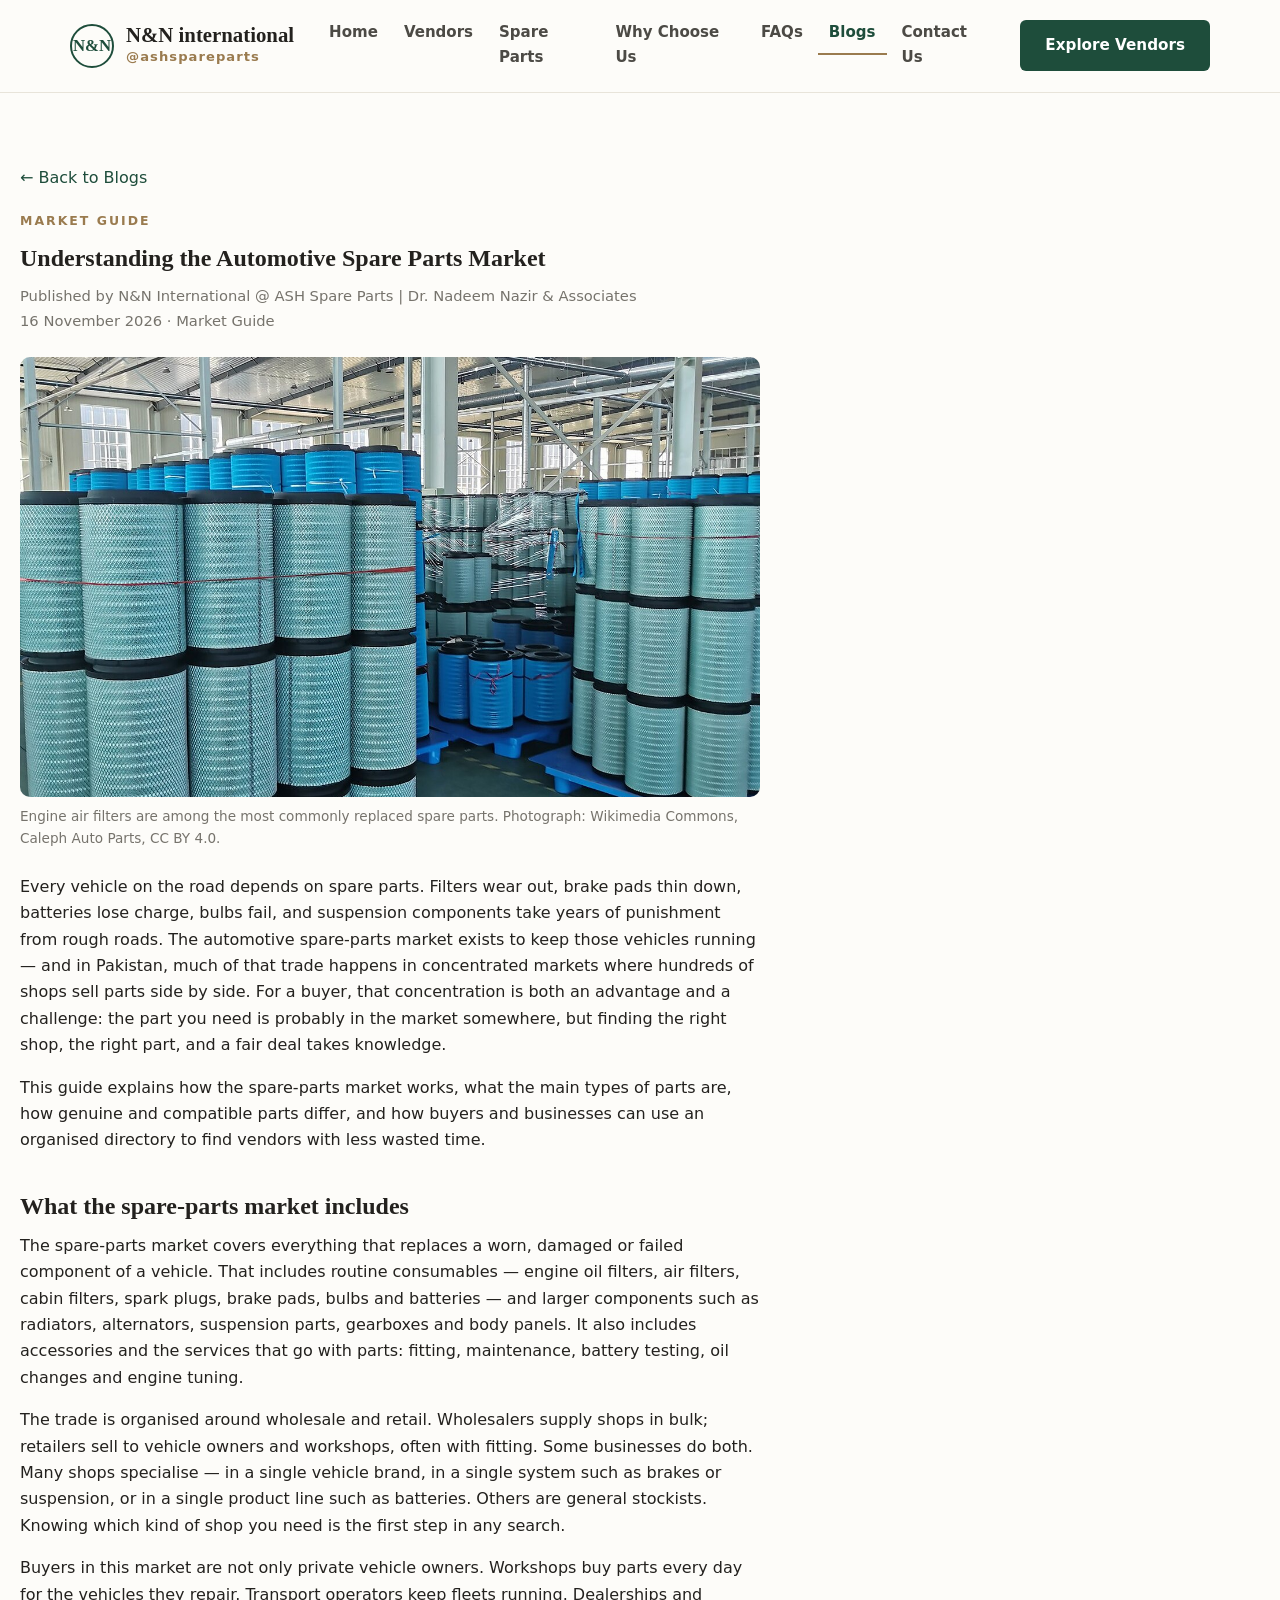
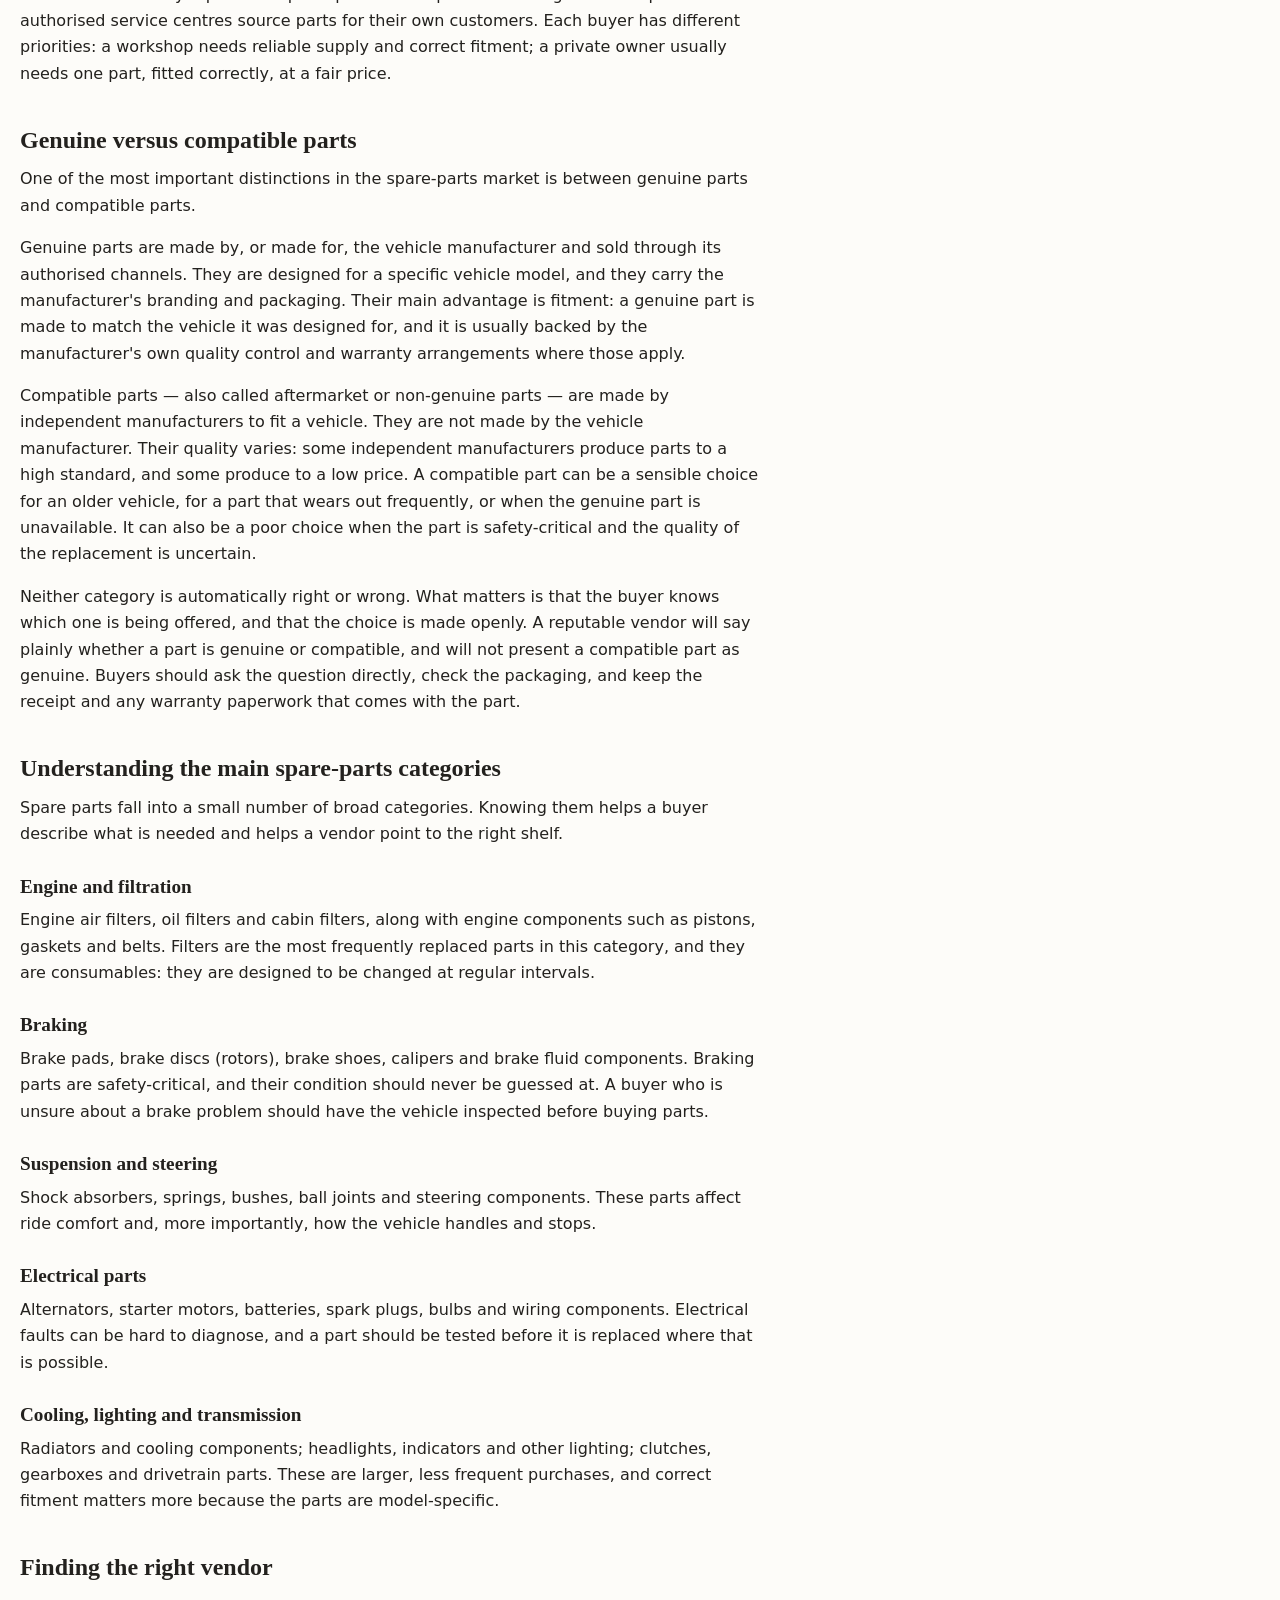
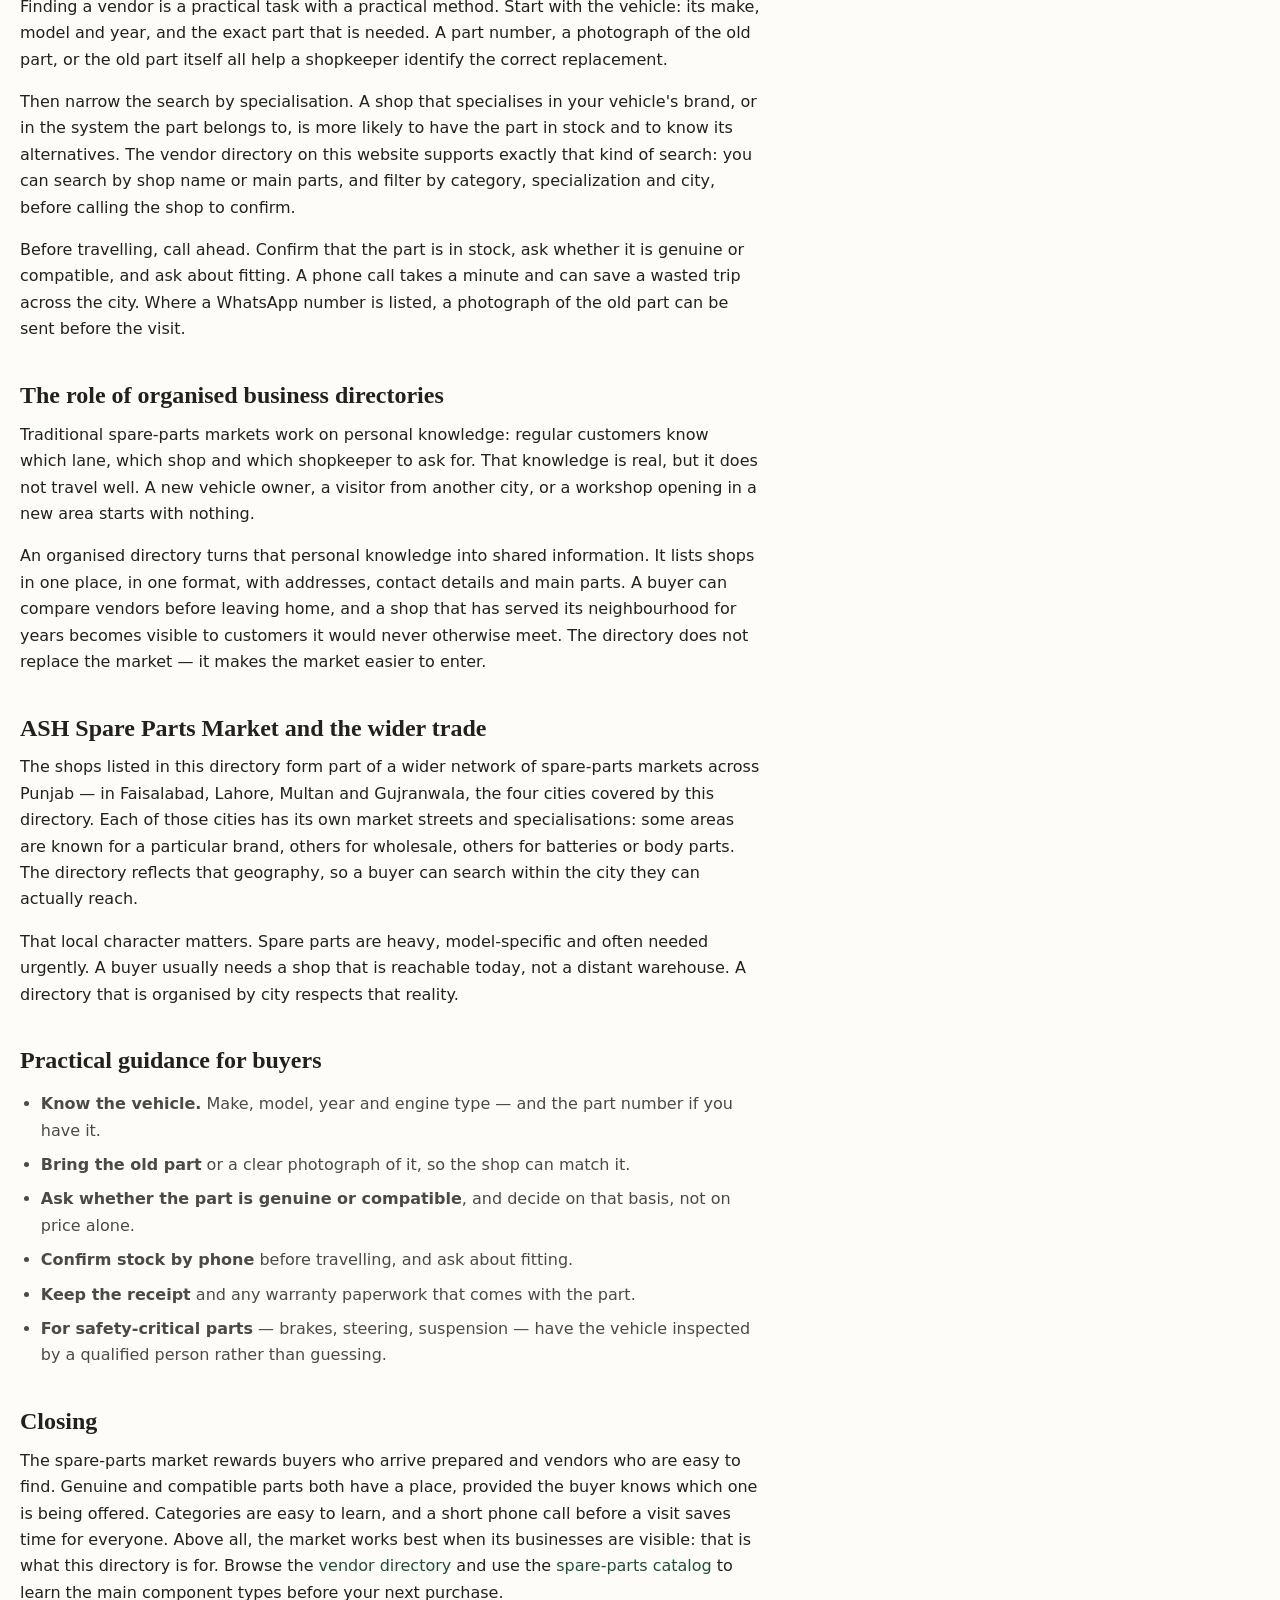
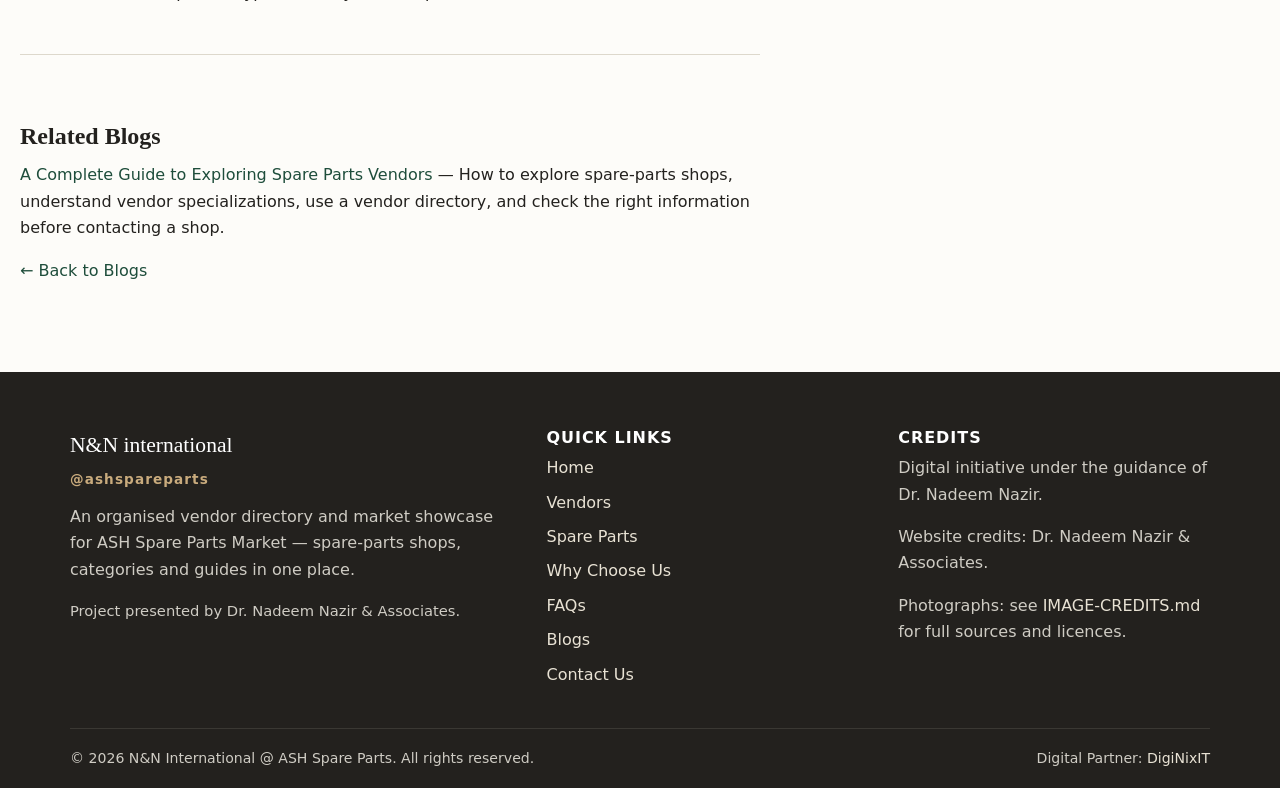
<file: blog-understanding-automotive-spare-parts-market.html>
<!DOCTYPE html>
<html lang="en">
<head>
  <meta charset="UTF-8">
  <meta name="viewport" content="width=device-width, initial-scale=1.0">
  <title>Understanding the Automotive Spare Parts Market — N&amp;N International @ ASH Spare Parts</title>
  <meta name="description" content="Genuine and compatible parts, the main spare-parts categories, and how an organised vendor directory helps buyers and businesses find the right shop in a busy market.">
  <meta property="og:title" content="Understanding the Automotive Spare Parts Market">
  <meta property="og:description" content="Genuine and compatible parts, the main spare-parts categories, and how an organised vendor directory helps buyers and businesses find the right shop.">
  <meta property="og:type" content="article">
  <meta property="og:image" content="assets/images/blogs/blog-understanding-market.jpg">
  <meta property="article:published_time" content="2026-11-16">
  <link rel="icon" href="data:image/svg+xml,%3Csvg xmlns='http://www.w3.org/2000/svg' viewBox='0 0 64 64'%3E%3Crect width='64' height='64' rx='10' fill='%231e4d3b'/%3E%3Ctext x='32' y='40' font-family='Georgia,serif' font-size='24' font-weight='bold' fill='%23ffffff' text-anchor='middle'%3EN%26N%3C/text%3E%3C/svg%3E">
  <link rel="stylesheet" href="assets/css/style.css">
  <link rel="stylesheet" href="assets/css/responsive.css">
</head>
<body>
  <a class="skip-link" href="#main">Skip to main content</a>

  <header class="site-header">
    <div class="container header-inner">
      <a class="brand" href="index.html" aria-label="N&N International @ ASH Spare Parts — home">
        <span class="brand-mark" aria-hidden="true">N&amp;N</span>
        <span>
          <span class="brand-name">N&amp;N international</span>
          <span class="brand-sub">@ashspareparts</span>
        </span>
      </a>
      <button type="button" class="nav-toggle" id="nav-toggle" aria-expanded="false" aria-controls="main-nav">Menu</button>
      <nav class="main-nav" id="main-nav" aria-label="Main navigation">
        <ul>
          <li><a href="index.html">Home</a></li>
          <li><a href="index.html#vendors">Vendors</a></li>
          <li><a href="index.html#catalog">Spare Parts</a></li>
          <li><a href="index.html#why">Why Choose Us</a></li>
          <li><a href="index.html#faq">FAQs</a></li>
          <li><a href="blog.html" class="active" aria-current="page">Blogs</a></li>
          <li><a href="index.html#contact">Contact Us</a></li>
        </ul>
      </nav>
      <a class="btn btn-primary header-cta" href="index.html#vendors">Explore Vendors</a>
    </div>
  </header>

  <main id="main">
    <article class="section article" aria-labelledby="article-heading">
      <div class="container">
        <p><a href="blog.html">&larr; Back to Blogs</a></p>
        <header>
          <span class="eyebrow">Market Guide</span>
          <h1 id="article-heading">Understanding the Automotive Spare Parts Market</h1>
          <p class="byline">Published by N&amp;N International @ ASH Spare Parts | Dr. Nadeem Nazir &amp; Associates<br>
          <time datetime="2026-11-16">16 November 2026</time> · Market Guide</p>
        </header>
        <figure>
          <img src="assets/images/blogs/blog-understanding-market.jpg" alt="Rows of automotive engine air filters on display" width="1280" height="1280">
          <figcaption>Engine air filters are among the most commonly replaced spare parts. Photograph: Wikimedia Commons, Caleph Auto Parts, CC BY 4.0.</figcaption>
        </figure>

        <p>Every vehicle on the road depends on spare parts. Filters wear out, brake pads thin down, batteries lose charge, bulbs fail, and suspension components take years of punishment from rough roads. The automotive spare-parts market exists to keep those vehicles running — and in Pakistan, much of that trade happens in concentrated markets where hundreds of shops sell parts side by side. For a buyer, that concentration is both an advantage and a challenge: the part you need is probably in the market somewhere, but finding the right shop, the right part, and a fair deal takes knowledge.</p>
        <p>This guide explains how the spare-parts market works, what the main types of parts are, how genuine and compatible parts differ, and how buyers and businesses can use an organised directory to find vendors with less wasted time.</p>

        <h2>What the spare-parts market includes</h2>
        <p>The spare-parts market covers everything that replaces a worn, damaged or failed component of a vehicle. That includes routine consumables — engine oil filters, air filters, cabin filters, spark plugs, brake pads, bulbs and batteries — and larger components such as radiators, alternators, suspension parts, gearboxes and body panels. It also includes accessories and the services that go with parts: fitting, maintenance, battery testing, oil changes and engine tuning.</p>
        <p>The trade is organised around wholesale and retail. Wholesalers supply shops in bulk; retailers sell to vehicle owners and workshops, often with fitting. Some businesses do both. Many shops specialise — in a single vehicle brand, in a single system such as brakes or suspension, or in a single product line such as batteries. Others are general stockists. Knowing which kind of shop you need is the first step in any search.</p>
        <p>Buyers in this market are not only private vehicle owners. Workshops buy parts every day for the vehicles they repair. Transport operators keep fleets running. Dealerships and authorised service centres source parts for their own customers. Each buyer has different priorities: a workshop needs reliable supply and correct fitment; a private owner usually needs one part, fitted correctly, at a fair price.</p>

        <h2>Genuine versus compatible parts</h2>
        <p>One of the most important distinctions in the spare-parts market is between genuine parts and compatible parts.</p>
        <p>Genuine parts are made by, or made for, the vehicle manufacturer and sold through its authorised channels. They are designed for a specific vehicle model, and they carry the manufacturer's branding and packaging. Their main advantage is fitment: a genuine part is made to match the vehicle it was designed for, and it is usually backed by the manufacturer's own quality control and warranty arrangements where those apply.</p>
        <p>Compatible parts — also called aftermarket or non-genuine parts — are made by independent manufacturers to fit a vehicle. They are not made by the vehicle manufacturer. Their quality varies: some independent manufacturers produce parts to a high standard, and some produce to a low price. A compatible part can be a sensible choice for an older vehicle, for a part that wears out frequently, or when the genuine part is unavailable. It can also be a poor choice when the part is safety-critical and the quality of the replacement is uncertain.</p>
        <p>Neither category is automatically right or wrong. What matters is that the buyer knows which one is being offered, and that the choice is made openly. A reputable vendor will say plainly whether a part is genuine or compatible, and will not present a compatible part as genuine. Buyers should ask the question directly, check the packaging, and keep the receipt and any warranty paperwork that comes with the part.</p>

        <h2>Understanding the main spare-parts categories</h2>
        <p>Spare parts fall into a small number of broad categories. Knowing them helps a buyer describe what is needed and helps a vendor point to the right shelf.</p>
        <h3>Engine and filtration</h3>
        <p>Engine air filters, oil filters and cabin filters, along with engine components such as pistons, gaskets and belts. Filters are the most frequently replaced parts in this category, and they are consumables: they are designed to be changed at regular intervals.</p>
        <h3>Braking</h3>
        <p>Brake pads, brake discs (rotors), brake shoes, calipers and brake fluid components. Braking parts are safety-critical, and their condition should never be guessed at. A buyer who is unsure about a brake problem should have the vehicle inspected before buying parts.</p>
        <h3>Suspension and steering</h3>
        <p>Shock absorbers, springs, bushes, ball joints and steering components. These parts affect ride comfort and, more importantly, how the vehicle handles and stops.</p>
        <h3>Electrical parts</h3>
        <p>Alternators, starter motors, batteries, spark plugs, bulbs and wiring components. Electrical faults can be hard to diagnose, and a part should be tested before it is replaced where that is possible.</p>
        <h3>Cooling, lighting and transmission</h3>
        <p>Radiators and cooling components; headlights, indicators and other lighting; clutches, gearboxes and drivetrain parts. These are larger, less frequent purchases, and correct fitment matters more because the parts are model-specific.</p>

        <h2>Finding the right vendor</h2>
        <p>Finding a vendor is a practical task with a practical method. Start with the vehicle: its make, model and year, and the exact part that is needed. A part number, a photograph of the old part, or the old part itself all help a shopkeeper identify the correct replacement.</p>
        <p>Then narrow the search by specialisation. A shop that specialises in your vehicle's brand, or in the system the part belongs to, is more likely to have the part in stock and to know its alternatives. The vendor directory on this website supports exactly that kind of search: you can search by shop name or main parts, and filter by category, specialization and city, before calling the shop to confirm.</p>
        <p>Before travelling, call ahead. Confirm that the part is in stock, ask whether it is genuine or compatible, and ask about fitting. A phone call takes a minute and can save a wasted trip across the city. Where a WhatsApp number is listed, a photograph of the old part can be sent before the visit.</p>

        <h2>The role of organised business directories</h2>
        <p>Traditional spare-parts markets work on personal knowledge: regular customers know which lane, which shop and which shopkeeper to ask for. That knowledge is real, but it does not travel well. A new vehicle owner, a visitor from another city, or a workshop opening in a new area starts with nothing.</p>
        <p>An organised directory turns that personal knowledge into shared information. It lists shops in one place, in one format, with addresses, contact details and main parts. A buyer can compare vendors before leaving home, and a shop that has served its neighbourhood for years becomes visible to customers it would never otherwise meet. The directory does not replace the market — it makes the market easier to enter.</p>

        <h2>ASH Spare Parts Market and the wider trade</h2>
        <p>The shops listed in this directory form part of a wider network of spare-parts markets across Punjab — in Faisalabad, Lahore, Multan and Gujranwala, the four cities covered by this directory. Each of those cities has its own market streets and specialisations: some areas are known for a particular brand, others for wholesale, others for batteries or body parts. The directory reflects that geography, so a buyer can search within the city they can actually reach.</p>
        <p>That local character matters. Spare parts are heavy, model-specific and often needed urgently. A buyer usually needs a shop that is reachable today, not a distant warehouse. A directory that is organised by city respects that reality.</p>

        <h2>Practical guidance for buyers</h2>
        <ul>
          <li><strong>Know the vehicle.</strong> Make, model, year and engine type — and the part number if you have it.</li>
          <li><strong>Bring the old part</strong> or a clear photograph of it, so the shop can match it.</li>
          <li><strong>Ask whether the part is genuine or compatible</strong>, and decide on that basis, not on price alone.</li>
          <li><strong>Confirm stock by phone</strong> before travelling, and ask about fitting.</li>
          <li><strong>Keep the receipt</strong> and any warranty paperwork that comes with the part.</li>
          <li><strong>For safety-critical parts</strong> — brakes, steering, suspension — have the vehicle inspected by a qualified person rather than guessing.</li>
        </ul>

        <h2>Closing</h2>
        <p>The spare-parts market rewards buyers who arrive prepared and vendors who are easy to find. Genuine and compatible parts both have a place, provided the buyer knows which one is being offered. Categories are easy to learn, and a short phone call before a visit saves time for everyone. Above all, the market works best when its businesses are visible: that is what this directory is for. Browse the <a href="index.html#vendors">vendor directory</a> and use the <a href="index.html#catalog">spare-parts catalog</a> to learn the main component types before your next purchase.</p>

        <div class="related">
          <h2>Related Blogs</h2>
          <p><a href="blog-complete-guide-exploring-spare-parts-vendors.html">A Complete Guide to Exploring Spare Parts Vendors</a> — How to explore spare-parts shops, understand vendor specializations, use a vendor directory, and check the right information before contacting a shop.</p>
          <p><a href="blog.html">&larr; Back to Blogs</a></p>
        </div>
      </div>
    </article>
  </main>

  <footer class="site-footer">
    <div class="container">
      <div class="footer-grid">
        <div>
          <p class="footer-brand-name">N&amp;N international</p>
          <p class="footer-brand-sub">@ashspareparts</p>
          <p style="margin-top:14px">An organised vendor directory and market showcase for ASH Spare Parts Market — spare-parts shops, categories and guides in one place.</p>
          <p class="footer-credit">Project presented by Dr. Nadeem Nazir &amp; Associates.</p>
        </div>
        <div>
          <h3>Quick Links</h3>
          <ul class="footer-links">
            <li><a href="index.html">Home</a></li>
            <li><a href="index.html#vendors">Vendors</a></li>
            <li><a href="index.html#catalog">Spare Parts</a></li>
            <li><a href="index.html#why">Why Choose Us</a></li>
            <li><a href="index.html#faq">FAQs</a></li>
            <li><a href="blog.html">Blogs</a></li>
            <li><a href="index.html#contact">Contact Us</a></li>
          </ul>
        </div>
        <div>
          <h3>Credits</h3>
          <p>Digital initiative under the guidance of Dr. Nadeem Nazir.</p>
          <p>Website credits: Dr. Nadeem Nazir &amp; Associates.</p>
          <p>Photographs: see <a href="IMAGE-CREDITS.md">IMAGE-CREDITS.md</a> for full sources and licences.</p>
        </div>
      </div>
      <div class="footer-bottom">
        <span>© <span id="year">2026</span> N&amp;N International @ ASH Spare Parts. All rights reserved.</span>
        <span>Digital Partner: <a href="https://diginixit.com" target="_blank" rel="noopener">DigiNixIT</a></span>
      </div>
    </div>
  </footer>

  <script src="assets/js/main.js"></script>
</body>
</html>
</file>
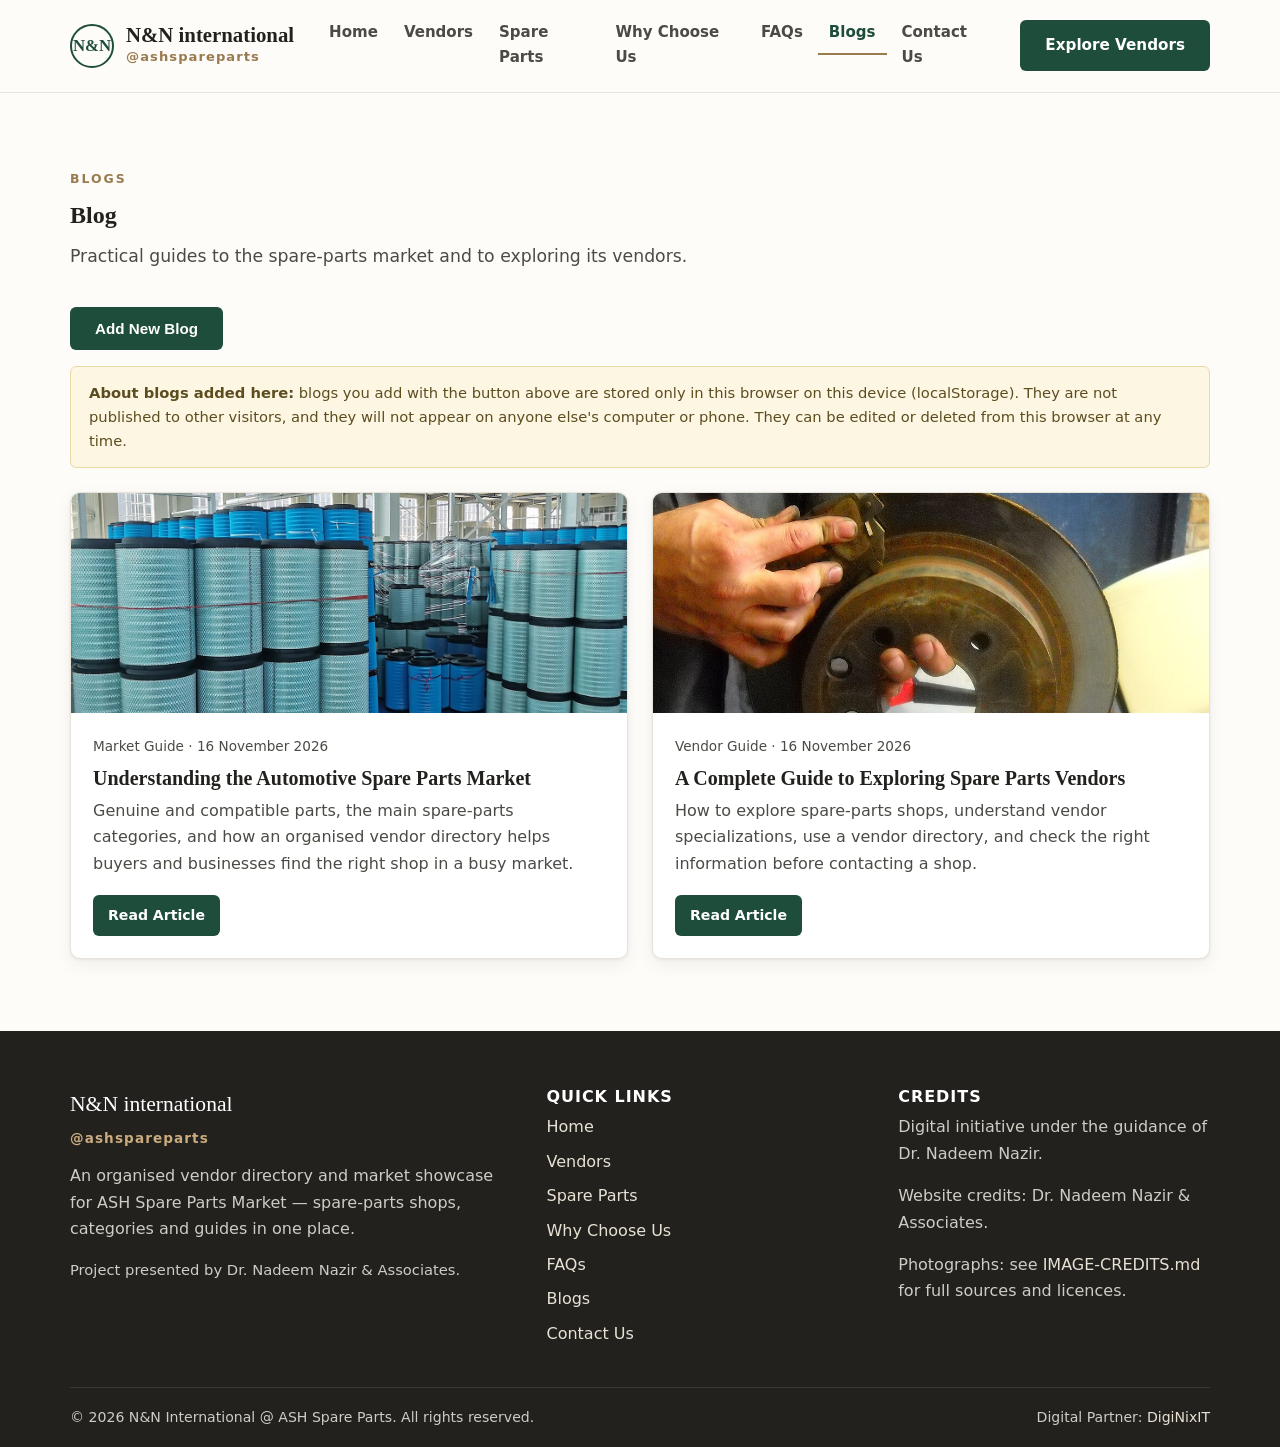
<file: blog.html>
<!DOCTYPE html>
<html lang="en">
<head>
  <meta charset="UTF-8">
  <meta name="viewport" content="width=device-width, initial-scale=1.0">
  <title>Blog — N&amp;N International @ ASH Spare Parts</title>
  <meta name="description" content="Articles from N&N International @ ASH Spare Parts: guides to the automotive spare-parts market and to exploring spare-parts vendors.">
  <meta property="og:title" content="Blog — N&N International @ ASH Spare Parts">
  <meta property="og:description" content="Practical guides to the spare-parts market and to exploring its vendors.">
  <meta property="og:type" content="website">
  <meta property="og:image" content="assets/images/hero/hero-spare-parts-shop.jpg">
  <link rel="icon" href="data:image/svg+xml,%3Csvg xmlns='http://www.w3.org/2000/svg' viewBox='0 0 64 64'%3E%3Crect width='64' height='64' rx='10' fill='%231e4d3b'/%3E%3Ctext x='32' y='40' font-family='Georgia,serif' font-size='24' font-weight='bold' fill='%23ffffff' text-anchor='middle'%3EN%26N%3C/text%3E%3C/svg%3E">
  <link rel="stylesheet" href="assets/css/style.css">
  <link rel="stylesheet" href="assets/css/responsive.css">
</head>
<body>
  <a class="skip-link" href="#main">Skip to main content</a>

  <header class="site-header">
    <div class="container header-inner">
      <a class="brand" href="index.html" aria-label="N&N International @ ASH Spare Parts — home">
        <span class="brand-mark" aria-hidden="true">N&amp;N</span>
        <span>
          <span class="brand-name">N&amp;N international</span>
          <span class="brand-sub">@ashspareparts</span>
        </span>
      </a>
      <button type="button" class="nav-toggle" id="nav-toggle" aria-expanded="false" aria-controls="main-nav">Menu</button>
      <nav class="main-nav" id="main-nav" aria-label="Main navigation">
        <ul>
          <li><a href="index.html">Home</a></li>
          <li><a href="index.html#vendors">Vendors</a></li>
          <li><a href="index.html#catalog">Spare Parts</a></li>
          <li><a href="index.html#why">Why Choose Us</a></li>
          <li><a href="index.html#faq">FAQs</a></li>
          <li><a href="blog.html" class="active" aria-current="page">Blogs</a></li>
          <li><a href="index.html#contact">Contact Us</a></li>
        </ul>
      </nav>
      <a class="btn btn-primary header-cta" href="index.html#vendors">Explore Vendors</a>
    </div>
  </header>

  <main id="main">
    <section class="section" aria-labelledby="blog-heading">
      <div class="container">
        <div class="section-head">
          <span class="eyebrow">Blogs</span>
          <h1 id="blog-heading">Blog</h1>
          <p class="lead">Practical guides to the spare-parts market and to exploring its vendors.</p>
        </div>

        <p><button type="button" class="btn btn-primary" id="add-blog-btn">Add New Blog</button></p>

        <div class="local-note" role="note">
          <strong>About blogs added here:</strong> blogs you add with the button above are stored only in this browser on this device (localStorage). They are not published to other visitors, and they will not appear on anyone else's computer or phone. They can be edited or deleted from this browser at any time.
        </div>

        <div class="blog-form" id="blog-manager" style="display:none">
          <h2 id="blog-form-heading">Add New Blog (saved in this browser only)</h2>
          <form id="blog-form" novalidate>
            <div class="form-grid">
              <div class="field">
                <label for="blog-title">Blog title *</label>
                <input type="text" id="blog-title" required>
              </div>
              <div class="field">
                <label for="blog-category">Category *</label>
                <input type="text" id="blog-category" placeholder="e.g. Market Guide" required>
              </div>
              <div class="field field-full">
                <label for="blog-excerpt">Excerpt * (max 300 characters)</label>
                <input type="text" id="blog-excerpt" maxlength="300" required>
              </div>
              <div class="field field-full">
                <label for="blog-cover">Cover image *</label>
                <select id="blog-cover"></select>
                <span class="hint">Choose from the photographs already used on this website. Uploading a new image is not supported in this static version.</span>
              </div>
              <div class="field field-full">
                <label for="blog-content">Full article content *</label>
                <textarea id="blog-content" required placeholder="Write the article here. Use a blank line between paragraphs."></textarea>
              </div>
            </div>
            <p style="margin-top:16px">
              <button type="submit" class="btn btn-primary" id="blog-submit">Publish</button>
              <button type="button" class="btn btn-ghost" id="blog-cancel">Cancel</button>
            </p>
            <p class="form-status" id="blog-form-status" role="status"></p>
          </form>
        </div>

        <div id="blog-listing">
          <div class="blog-grid" id="blog-grid"></div>
        </div>

        <article class="article" id="local-blog-reader" style="display:none" aria-label="Local blog article"></article>
      </div>
    </section>
  </main>

  <footer class="site-footer">
    <div class="container">
      <div class="footer-grid">
        <div>
          <p class="footer-brand-name">N&amp;N international</p>
          <p class="footer-brand-sub">@ashspareparts</p>
          <p style="margin-top:14px">An organised vendor directory and market showcase for ASH Spare Parts Market — spare-parts shops, categories and guides in one place.</p>
          <p class="footer-credit">Project presented by Dr. Nadeem Nazir &amp; Associates.</p>
        </div>
        <div>
          <h3>Quick Links</h3>
          <ul class="footer-links">
            <li><a href="index.html">Home</a></li>
            <li><a href="index.html#vendors">Vendors</a></li>
            <li><a href="index.html#catalog">Spare Parts</a></li>
            <li><a href="index.html#why">Why Choose Us</a></li>
            <li><a href="index.html#faq">FAQs</a></li>
            <li><a href="blog.html">Blogs</a></li>
            <li><a href="index.html#contact">Contact Us</a></li>
          </ul>
        </div>
        <div>
          <h3>Credits</h3>
          <p>Digital initiative under the guidance of Dr. Nadeem Nazir.</p>
          <p>Website credits: Dr. Nadeem Nazir &amp; Associates.</p>
          <p>Photographs: see <a href="IMAGE-CREDITS.md">IMAGE-CREDITS.md</a> for full sources and licences.</p>
        </div>
      </div>
      <div class="footer-bottom">
        <span>© <span id="year">2026</span> N&amp;N International @ ASH Spare Parts. All rights reserved.</span>
        <span>Digital Partner: <a href="https://diginixit.com" target="_blank" rel="noopener">DigiNixIT</a></span>
      </div>
    </div>
  </footer>

  <script src="assets/js/blogs.js"></script>
  <script src="assets/js/main.js"></script>
</body>
</html>
</file>
<file: assets/css/style.css>
/* N&N International @ ASH Spare Parts — main stylesheet
   Design: minimal, premium, editorial. White / off-white, deep charcoal
   type, warm-grey sections, dark-green + muted-bronze accents.
   No gradients, no glassmorphism, no emoji icons (inline SVG only). */
:root {
  --bg: #fdfcf9;
  --bg-warm: #f4f1ea;
  --bg-grey: #efede8;
  --ink: #23211e;
  --ink-soft: #4c4a45;
  --ink-mute: #76736c;
  --line: #ddd8cc;
  --line-soft: #e8e4da;
  --green: #1e4d3b;
  --green-dark: #153827;
  --bronze: #9a7b4f;
  --bronze-light: #c9ab7d;
  --card: #ffffff;
  --radius: 10px;
  --radius-sm: 6px;
  --shadow: 0 1px 3px rgba(35, 33, 30, 0.08), 0 6px 18px rgba(35, 33, 30, 0.06);
  --shadow-lg: 0 4px 10px rgba(35, 33, 30, 0.1), 0 18px 40px rgba(35, 33, 30, 0.12);
  --font-body: "Segoe UI", system-ui, -apple-system, "Helvetica Neue", Arial, sans-serif;
  --font-head: Georgia, "Times New Roman", serif;
  --max: 1180px;
}
* { box-sizing: border-box; }
html { scroll-behavior: smooth; }
body {
  margin: 0; background: var(--bg); color: var(--ink);
  font-family: var(--font-body); font-size: 16px; line-height: 1.65;
  -webkit-font-smoothing: antialiased;
}
img { max-width: 100%; display: block; }
a { color: var(--green); text-decoration: none; }
a:hover { text-decoration: underline; }
h1, h2, h3, h4 { font-family: var(--font-head); font-weight: 600; line-height: 1.2; color: var(--ink); margin: 0 0 0.5em; }
h2 { font-size: clamp(1.6rem, 3vw, 2.1rem); }
h3 { font-size: 1.2rem; }
p { margin: 0 0 1em; }
.container { max-width: var(--max); margin: 0 auto; padding: 0 20px; }
.section { padding: 72px 0; }
.section-warm { background: var(--bg-warm); }
.section-grey { background: var(--bg-grey); }
.eyebrow {
  display: inline-block; font-size: 0.78rem; font-weight: 700;
  letter-spacing: 0.16em; text-transform: uppercase; color: var(--bronze);
  margin-bottom: 12px;
}
.section-head { max-width: 720px; margin-bottom: 36px; }
.section-head p.lead, .lead { font-size: 1.08rem; color: var(--ink-soft); }
.skip-link { position: absolute; left: -999px; top: 0; background: var(--green); color: #fff; padding: 10px 16px; z-index: 200; }
.skip-link:focus { left: 10px; top: 10px; color: #fff; }

/* Buttons */
.btn {
  display: inline-block; padding: 12px 24px; border-radius: var(--radius-sm);
  font-weight: 600; font-size: 0.95rem; border: 1px solid transparent;
  cursor: pointer; text-decoration: none; transition: background 0.2s, border-color 0.2s, color 0.2s;
}
.btn:hover { text-decoration: none; }
.btn-primary { background: var(--green); color: #fff; }
.btn-primary:hover { background: var(--green-dark); }
.btn-secondary { background: transparent; color: var(--green); border-color: var(--green); }
.btn-secondary:hover { background: var(--green); color: #fff; }
.btn-ghost { background: #fff; color: var(--ink); border-color: var(--line); }
.btn-ghost:hover { border-color: var(--green); color: var(--green); }
.btn-small { padding: 8px 14px; font-size: 0.88rem; }
.btn:disabled { opacity: 0.55; cursor: not-allowed; }

/* Header */
.site-header {
  position: sticky; top: 0; z-index: 100; background: rgba(253, 252, 249, 0.97);
  border-bottom: 1px solid var(--line-soft);
}
.header-inner { display: flex; align-items: center; gap: 24px; padding-top: 12px; padding-bottom: 12px; }
.brand { display: flex; align-items: center; gap: 12px; color: var(--ink); flex-shrink: 0; }
.brand:hover { text-decoration: none; }
.brand-mark {
  width: 44px; height: 44px; border: 2px solid var(--green); border-radius: 50%;
  display: flex; align-items: center; justify-content: center;
  font-family: var(--font-head); font-weight: 700; font-size: 1.05rem; color: var(--green);
}
.brand-name { font-family: var(--font-head); font-size: 1.3rem; font-weight: 700; line-height: 1.1; display: block; }
.brand-sub { font-size: 0.82rem; letter-spacing: 0.08em; color: var(--bronze); font-weight: 600; display: block; }
.main-nav { margin-left: auto; }
.main-nav ul { display: flex; gap: 4px; list-style: none; margin: 0; padding: 0; }
.main-nav a {
  display: block; padding: 8px 11px; color: var(--ink-soft); font-size: 0.94rem; font-weight: 600;
  border-bottom: 2px solid transparent; border-radius: 4px 4px 0 0;
}
.main-nav a:hover { color: var(--green); text-decoration: none; }
.main-nav a.active { color: var(--green); border-bottom-color: var(--bronze); }
.header-cta { flex-shrink: 0; }
.nav-toggle {
  display: none; margin-left: auto; background: #fff; border: 1px solid var(--line);
  border-radius: var(--radius-sm); padding: 9px 13px; font-weight: 600; cursor: pointer; color: var(--ink);
}

/* Hero */
.hero { padding: 56px 0 64px; background: var(--bg); }
.hero-grid { display: grid; grid-template-columns: 1.05fr 1fr; gap: 48px; align-items: center; }
.hero h1 { font-size: clamp(2rem, 4.2vw, 3rem); margin-bottom: 16px; }
.hero .lead { font-size: 1.12rem; }
.hero-guidance {
  border-left: 3px solid var(--bronze); padding: 4px 0 4px 16px; margin: 20px 0 26px;
  font-family: var(--font-head); font-size: 1.08rem; color: var(--ink-soft);
}
.hero-guidance strong { color: var(--green); }
.hero-actions { display: flex; gap: 12px; flex-wrap: wrap; }
.hero-figure { margin: 0; }
.hero-figure img { width: 100%; height: 460px; object-fit: cover; border-radius: var(--radius); box-shadow: var(--shadow-lg); }
.hero-figure figcaption { font-size: 0.82rem; color: var(--ink-mute); margin-top: 10px; line-height: 1.5; }

/* About */
.about-grid { display: grid; grid-template-columns: 1fr 1fr; gap: 48px; align-items: start; }
.about-figure { margin: 0; }
.about-figure img { width: 100%; height: 380px; object-fit: cover; border-radius: var(--radius); box-shadow: var(--shadow); }
.about-figure figcaption { font-size: 0.82rem; color: var(--ink-mute); margin-top: 10px; line-height: 1.5; }
.person-card {
  display: flex; gap: 18px; align-items: flex-start; background: var(--card);
  border: 1px solid var(--line-soft); border-radius: var(--radius); padding: 20px;
  margin-top: 28px; box-shadow: var(--shadow);
}
.person-card img { width: 96px; height: 128px; object-fit: cover; object-position: top; border-radius: var(--radius-sm); flex-shrink: 0; }
.person-card h3 { margin-bottom: 4px; }
.person-card p { margin-bottom: 6px; font-size: 0.95rem; color: var(--ink-soft); }
.about-points { list-style: none; padding: 0; margin: 20px 0 0; display: grid; gap: 10px; }
.about-points li { padding-left: 26px; position: relative; color: var(--ink-soft); }
.about-points li::before { content: ""; position: absolute; left: 0; top: 9px; width: 10px; height: 10px; background: var(--bronze); border-radius: 2px; }
.about-points strong { color: var(--ink); }

/* Toolbar / filters */
.toolbar {
  background: var(--card); border: 1px solid var(--line-soft); border-radius: var(--radius);
  padding: 20px; margin-bottom: 24px; box-shadow: var(--shadow);
}
.toolbar-row { display: flex; gap: 12px; flex-wrap: wrap; align-items: end; }
.field { display: flex; flex-direction: column; gap: 6px; min-width: 0; }
.field-grow { flex: 1 1 260px; }
.field label { font-size: 0.82rem; font-weight: 700; letter-spacing: 0.04em; text-transform: uppercase; color: var(--ink-mute); }
.field input[type="search"], .field select, .field input[type="text"], .field input[type="email"],
.field input[type="tel"], .field textarea {
  font: inherit; font-size: 0.95rem; padding: 10px 12px; border: 1px solid var(--line);
  border-radius: var(--radius-sm); background: #fff; color: var(--ink); width: 100%;
}
.field input:focus, .field select:focus, .field textarea:focus { outline: 2px solid var(--green); outline-offset: 1px; border-color: var(--green); }
.field .hint { font-size: 0.82rem; color: var(--ink-mute); }
.field .error-text { font-size: 0.85rem; color: #9b2c2c; min-height: 1.2em; }
.result-meta { display: flex; justify-content: space-between; align-items: baseline; gap: 12px; flex-wrap: wrap; margin-bottom: 16px; }
.result-meta p { margin: 0; color: var(--ink-soft); }
.result-meta strong { color: var(--ink); }

/* Vendor cards */
.vendor-grid { display: grid; grid-template-columns: repeat(3, 1fr); gap: 20px; }
.vendor-card {
  background: var(--card); border: 1px solid var(--line-soft); border-radius: var(--radius);
  padding: 20px; display: flex; flex-direction: column; gap: 10px; box-shadow: var(--shadow);
  transition: box-shadow 0.2s, transform 0.2s;
}
.vendor-card:hover { box-shadow: var(--shadow-lg); transform: translateY(-2px); }
.vendor-top { display: flex; gap: 14px; align-items: flex-start; }
.initials-tile {
  width: 52px; height: 52px; flex-shrink: 0; border-radius: var(--radius-sm);
  background: var(--green); color: #fff; display: flex; align-items: center; justify-content: center;
  font-family: var(--font-head); font-weight: 700; font-size: 1.15rem;
}
.vendor-card h3 { margin: 0; font-size: 1.12rem; line-height: 1.3; }
.vendor-meta { font-size: 0.88rem; color: var(--ink-mute); margin: 0; }
.vendor-parts { font-size: 0.94rem; color: var(--ink-soft); margin: 0; }
.vendor-address { font-size: 0.9rem; color: var(--ink-soft); margin: 0; }
.tag-row { display: flex; flex-wrap: wrap; gap: 6px; margin: 2px 0; }
.tag {
  display: inline-block; font-size: 0.78rem; font-weight: 600; padding: 3px 9px;
  border-radius: 999px; background: var(--bg-warm); color: var(--green); border: 1px solid var(--line-soft);
}
.tag-general { background: var(--bg-grey); color: var(--ink-soft); }
.vendor-actions { display: flex; gap: 8px; flex-wrap: wrap; margin-top: auto; padding-top: 6px; }
.vendor-actions .btn { flex: 1 1 auto; text-align: center; padding: 9px 10px; font-size: 0.88rem; }
.btn-whatsapp { background: #eef5ef; color: var(--green-dark); border-color: #cfe0d2; }
.btn-whatsapp:hover { background: var(--green); color: #fff; }
.empty-state {
  background: var(--card); border: 1px dashed var(--line); border-radius: var(--radius);
  padding: 48px 24px; text-align: center; color: var(--ink-soft);
}
.empty-state h3 { margin-bottom: 8px; }
.pagination { display: flex; gap: 8px; justify-content: center; align-items: center; margin-top: 28px; flex-wrap: wrap; }
.pagination .page-info { font-size: 0.92rem; color: var(--ink-soft); padding: 0 8px; }

/* Modal */
.modal-overlay {
  position: fixed; inset: 0; background: rgba(35, 33, 30, 0.6); z-index: 300;
  display: none; align-items: flex-start; justify-content: center; padding: 40px 16px; overflow-y: auto;
}
.modal-overlay.open { display: flex; }
.modal {
  background: var(--bg); border-radius: var(--radius); max-width: 620px; width: 100%;
  padding: 28px; box-shadow: var(--shadow-lg); position: relative;
}
.modal-close {
  position: absolute; top: 14px; right: 14px; background: #fff; border: 1px solid var(--line);
  border-radius: 50%; width: 36px; height: 36px; font-size: 1.1rem; cursor: pointer; line-height: 1;
}
.modal h2 { font-size: 1.5rem; padding-right: 40px; }
.modal dl { display: grid; grid-template-columns: 150px 1fr; gap: 8px 16px; margin: 18px 0; font-size: 0.95rem; }
.modal dt { font-weight: 700; color: var(--ink-mute); }
.modal dd { margin: 0; color: var(--ink-soft); }
.modal-actions { display: flex; gap: 10px; flex-wrap: wrap; margin-top: 18px; }

/* Catalog */
.catalog-grid { display: grid; grid-template-columns: repeat(5, 1fr); gap: 20px; }
.catalog-card {
  background: var(--card); border: 1px solid var(--line-soft); border-radius: var(--radius);
  overflow: hidden; display: flex; flex-direction: column; box-shadow: var(--shadow);
  transition: box-shadow 0.2s, transform 0.2s;
}
.catalog-card:hover { box-shadow: var(--shadow-lg); transform: translateY(-2px); }
.catalog-card img { width: 100%; height: 150px; object-fit: cover; }
.catalog-body { padding: 16px; display: flex; flex-direction: column; gap: 8px; flex: 1; }
.catalog-body h3 { margin: 0; font-size: 1.08rem; }
.catalog-body p { margin: 0; font-size: 0.9rem; color: var(--ink-soft); flex: 1; }
.catalog-note { font-size: 0.82rem; color: var(--ink-mute); margin-top: 24px; }

/* Why choose us */
.why-grid { display: grid; grid-template-columns: repeat(3, 1fr); gap: 20px; }
.why-card {
  background: var(--card); border: 1px solid var(--line-soft); border-radius: var(--radius);
  padding: 24px; box-shadow: var(--shadow);
}
.why-icon { width: 44px; height: 44px; border-radius: var(--radius-sm); background: var(--bg-warm); display: flex; align-items: center; justify-content: center; margin-bottom: 14px; color: var(--green); }
.why-icon svg { width: 24px; height: 24px; }
.why-card h3 { margin-bottom: 6px; }
.why-card p { margin: 0; font-size: 0.94rem; color: var(--ink-soft); }

/* FAQ */
.faq-list { max-width: 820px; }
.faq-item { background: var(--card); border: 1px solid var(--line-soft); border-radius: var(--radius-sm); margin-bottom: 10px; overflow: hidden; }
.faq-question {
  width: 100%; text-align: left; background: none; border: 0; cursor: pointer;
  padding: 16px 20px; font: inherit; font-size: 1.02rem; font-weight: 600; color: var(--ink);
  display: flex; justify-content: space-between; align-items: center; gap: 16px;
}
.faq-question:hover { color: var(--green); }
.faq-question .faq-icon { flex-shrink: 0; font-size: 1.3rem; color: var(--bronze); font-weight: 400; transition: transform 0.25s; }
.faq-item.open .faq-icon { transform: rotate(45deg); }
.faq-answer { max-height: 0; overflow: hidden; transition: max-height 0.3s ease; }
.faq-answer-inner { padding: 0 20px 18px; color: var(--ink-soft); }
.faq-answer-inner p { margin: 0 0 0.6em; }
.faq-answer-inner p:last-child { margin-bottom: 0; }

/* Blog */
.blog-grid { display: grid; grid-template-columns: repeat(2, 1fr); gap: 24px; }
.blog-card {
  background: var(--card); border: 1px solid var(--line-soft); border-radius: var(--radius);
  overflow: hidden; display: flex; flex-direction: column; box-shadow: var(--shadow);
}
.blog-card img { width: 100%; height: 220px; object-fit: cover; }
.blog-body { padding: 22px; display: flex; flex-direction: column; gap: 8px; flex: 1; }
.blog-body h3 { margin: 0; font-size: 1.25rem; }
.blog-body h3 a { color: var(--ink); }
.blog-body h3 a:hover { color: var(--green); }
.blog-meta { font-size: 0.85rem; color: var(--ink-mute); margin: 0; }
.blog-body p { color: var(--ink-soft); margin: 0; flex: 1; }
.blog-actions { display: flex; gap: 8px; flex-wrap: wrap; margin-top: 10px; }
.local-note {
  background: #fdf6e3; border: 1px solid #e8d9a8; border-radius: var(--radius-sm);
  padding: 14px 18px; font-size: 0.92rem; color: #5c4d1f; margin-bottom: 24px;
}
.blog-form {
  background: var(--card); border: 1px solid var(--line-soft); border-radius: var(--radius);
  padding: 24px; margin-bottom: 28px; box-shadow: var(--shadow);
}
.blog-form .form-grid { display: grid; grid-template-columns: 1fr 1fr; gap: 16px; }
.blog-form .field-full { grid-column: 1 / -1; }
.blog-form textarea { min-height: 220px; resize: vertical; }
.form-status { margin-top: 12px; font-weight: 600; }
.form-status.success { color: var(--green); }
.form-status.error { color: #9b2c2c; }
.article { max-width: 780px; }
.article figure { margin: 24px 0; }
.article figure img { width: 100%; max-height: 440px; object-fit: cover; border-radius: var(--radius); }
.article figcaption { font-size: 0.85rem; color: var(--ink-mute); margin-top: 8px; }
.article h2 { margin-top: 1.6em; font-size: 1.5rem; }
.article h3 { margin-top: 1.4em; }
.article ul { padding-left: 1.3em; }
.article li { margin-bottom: 0.5em; color: var(--ink-soft); }
.article .byline { color: var(--ink-mute); font-size: 0.92rem; }
.related { margin-top: 48px; border-top: 1px solid var(--line); padding-top: 28px; }

/* Contact */
.contact-grid { display: grid; grid-template-columns: 1fr 1.4fr; gap: 48px; align-items: start; }
.contact-note {
  background: var(--bg-warm); border: 1px solid var(--line-soft); border-radius: var(--radius-sm);
  padding: 16px 18px; font-size: 0.92rem; color: var(--ink-soft); margin-top: 20px;
}
.contact-form { background: var(--card); border: 1px solid var(--line-soft); border-radius: var(--radius); padding: 28px; box-shadow: var(--shadow); }
.contact-form .form-grid { display: grid; grid-template-columns: 1fr 1fr; gap: 16px; }
.contact-form .field-full { grid-column: 1 / -1; }
.contact-form textarea { min-height: 140px; resize: vertical; }
.mailto-box {
  display: none; margin-top: 18px; background: var(--bg-warm); border: 1px solid var(--line);
  border-radius: var(--radius-sm); padding: 16px;
}
.mailto-box.show { display: block; }
.mailto-box p { font-size: 0.92rem; color: var(--ink-soft); }
.mailto-box code { word-break: break-all; font-size: 0.85rem; }

/* Footer */
.site-footer { background: var(--ink); color: #cfccc4; padding: 56px 0 0; }
.site-footer a { color: #e8e2d4; }
.site-footer h3 { color: #fff; font-size: 1rem; font-family: var(--font-body); font-weight: 700; letter-spacing: 0.06em; text-transform: uppercase; }
.footer-grid { display: grid; grid-template-columns: 1.4fr 1fr 1fr; gap: 40px; padding-bottom: 40px; }
.footer-brand-name { font-family: var(--font-head); font-size: 1.35rem; color: #fff; margin-bottom: 4px; }
.footer-brand-sub { color: var(--bronze-light); font-weight: 600; letter-spacing: 0.08em; font-size: 0.85rem; }
.footer-links { list-style: none; padding: 0; margin: 0; display: grid; gap: 8px; }
.footer-links a:hover { color: #fff; }
.footer-bottom {
  border-top: 1px solid #3a3833; padding: 18px 0; display: flex; justify-content: space-between;
  gap: 12px; flex-wrap: wrap; font-size: 0.88rem;
}
.footer-credit { font-size: 0.92rem; }
</file>
<file: assets/css/responsive.css>
/* Responsive rules for N&N International @ ASH Spare Parts */
@media (max-width: 1020px) {
  .catalog-grid { grid-template-columns: repeat(3, 1fr); }
  .vendor-grid { grid-template-columns: repeat(2, 1fr); }
  .hero-grid { gap: 32px; }
  .hero-figure img { height: 380px; }
}
@media (max-width: 860px) {
  .section { padding: 52px 0; }
  .hero-grid, .about-grid, .contact-grid { grid-template-columns: 1fr; }
  .hero-figure img { height: 300px; }
  .about-figure img { height: 280px; }
  .why-grid { grid-template-columns: repeat(2, 1fr); }
  .blog-grid { grid-template-columns: 1fr; }
  .footer-grid { grid-template-columns: 1fr 1fr; }
  .header-cta { display: none; }
  .nav-toggle { display: block; }
  .main-nav {
    display: none; position: absolute; top: 100%; left: 0; right: 0;
    background: var(--bg); border-bottom: 1px solid var(--line);
    box-shadow: var(--shadow-lg); margin: 0;
  }
  .main-nav.open { display: block; }
  .main-nav ul { flex-direction: column; padding: 8px 20px 16px; gap: 0; }
  .main-nav a { padding: 11px 8px; border-bottom: 1px solid var(--line-soft); border-radius: 0; }
  .main-nav a.active { border-bottom-color: var(--bronze); }
  .header-inner { flex-wrap: wrap; }
  .modal dl { grid-template-columns: 110px 1fr; }
}
@media (max-width: 560px) {
  body { font-size: 15px; }
  .section { padding: 44px 0; }
  .vendor-grid, .catalog-grid, .why-grid { grid-template-columns: 1fr; }
  .footer-grid { grid-template-columns: 1fr; }
  .blog-form .form-grid, .contact-form .form-grid { grid-template-columns: 1fr; }
  .hero-actions .btn { width: 100%; text-align: center; }
  .toolbar-row .field { flex: 1 1 100%; }
  .person-card { flex-direction: column; }
  .person-card img { width: 120px; height: 150px; }
  .modal { padding: 22px 18px; }
  .modal dl { grid-template-columns: 1fr; gap: 2px 0; }
  .modal dd { margin-bottom: 10px; }
  .vendor-actions .btn { flex: 1 1 100%; }
}
</file>
